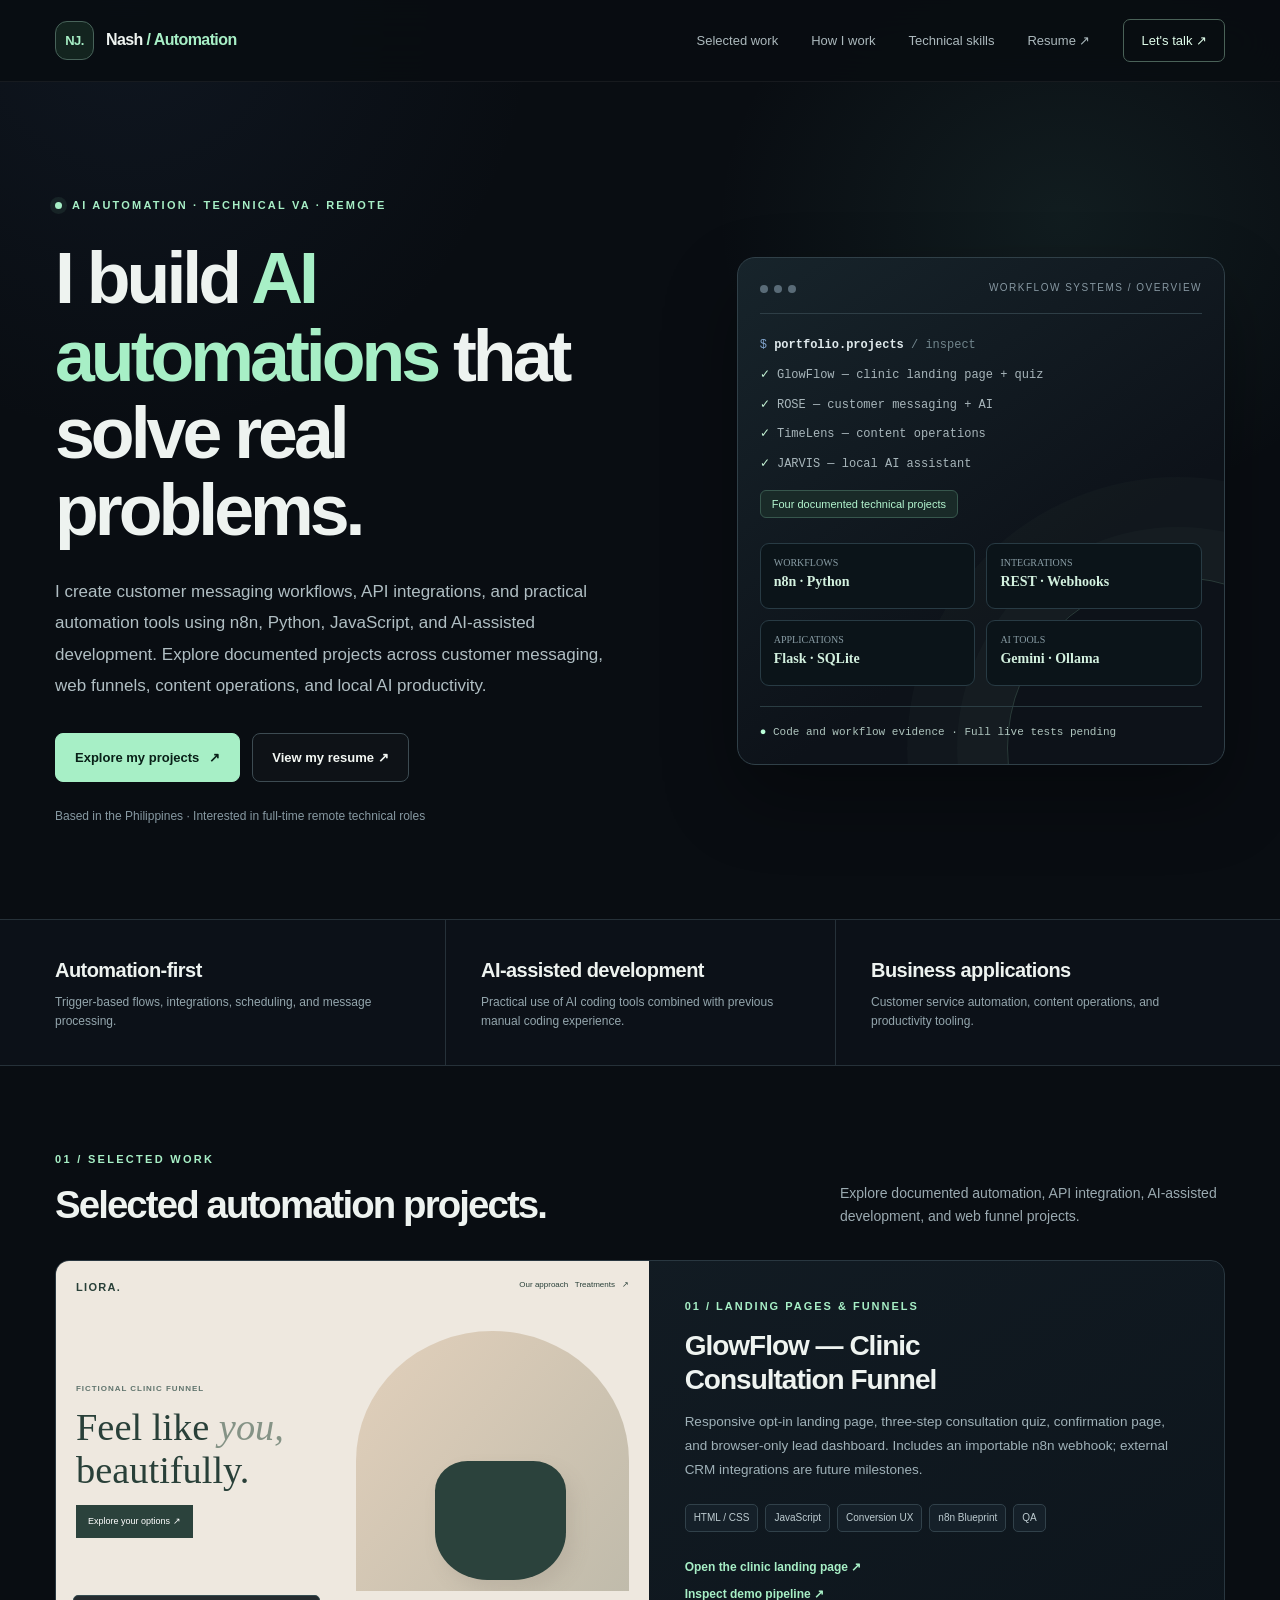
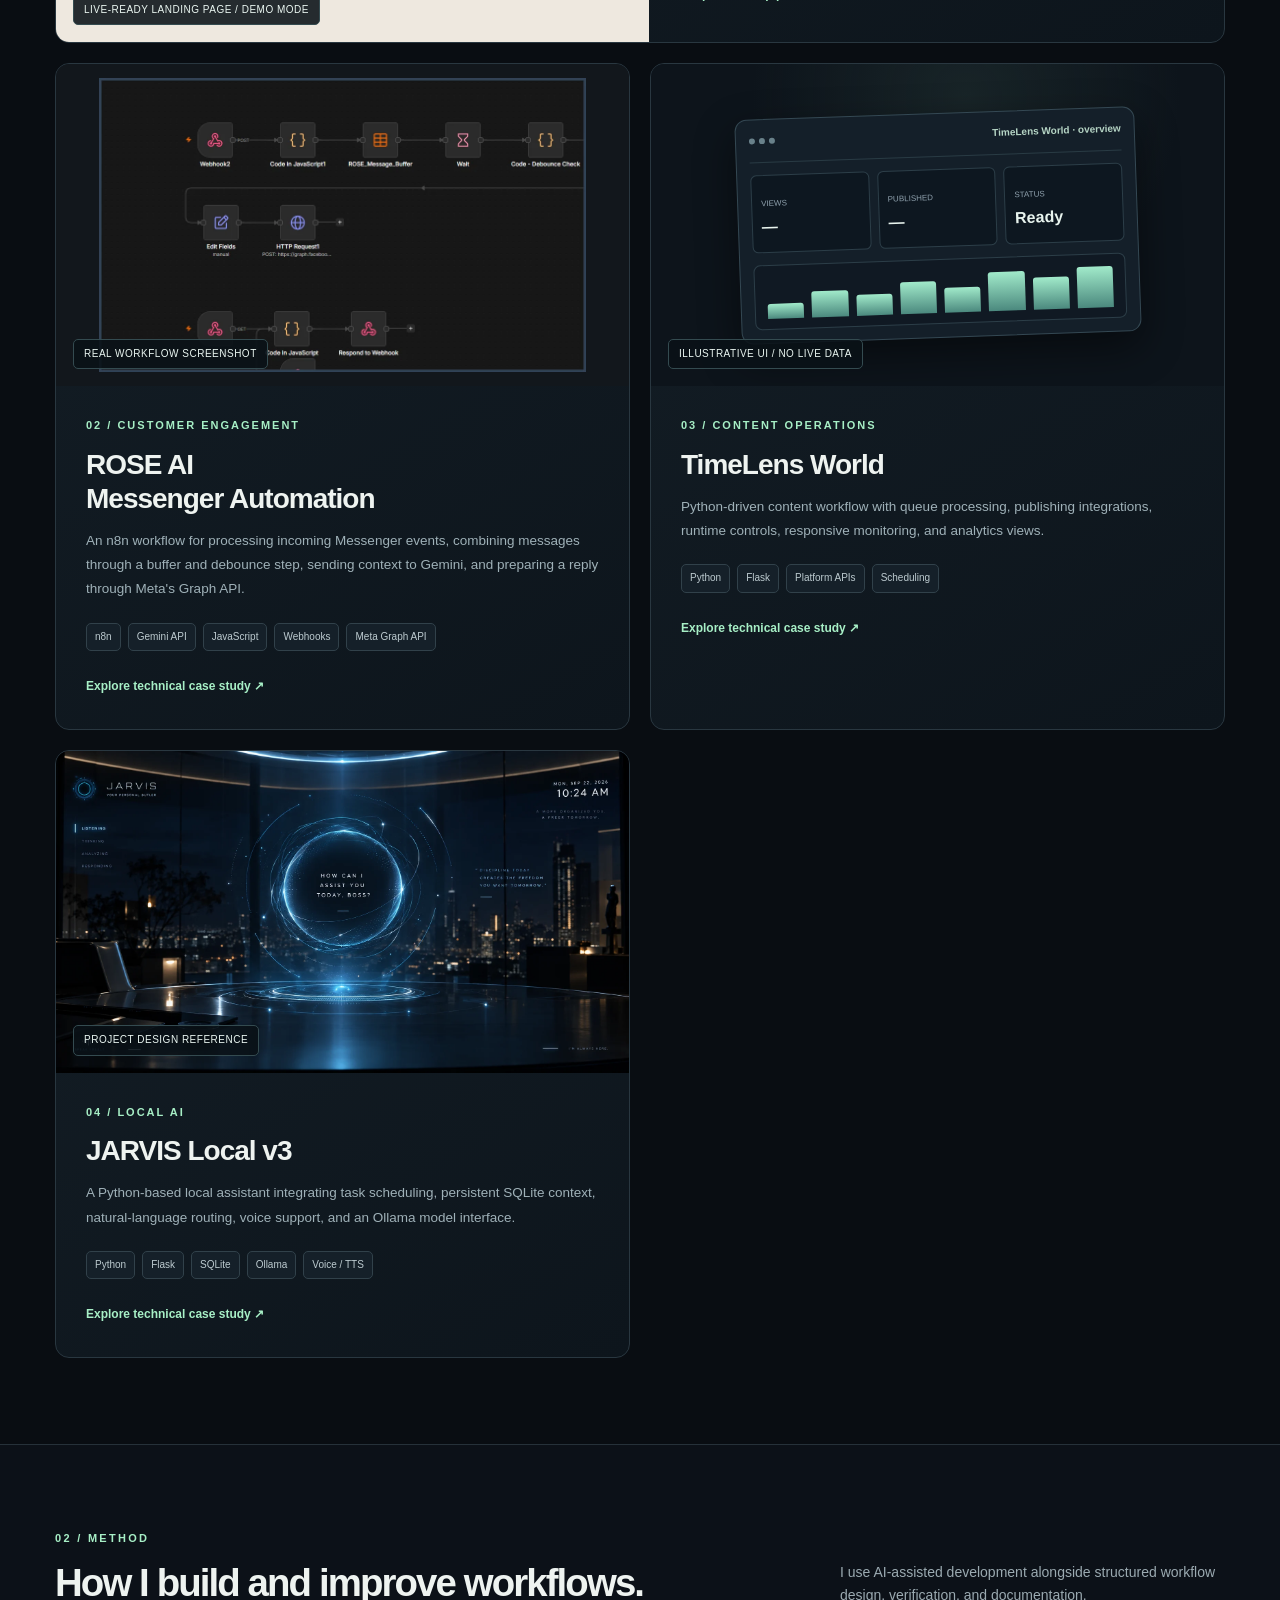
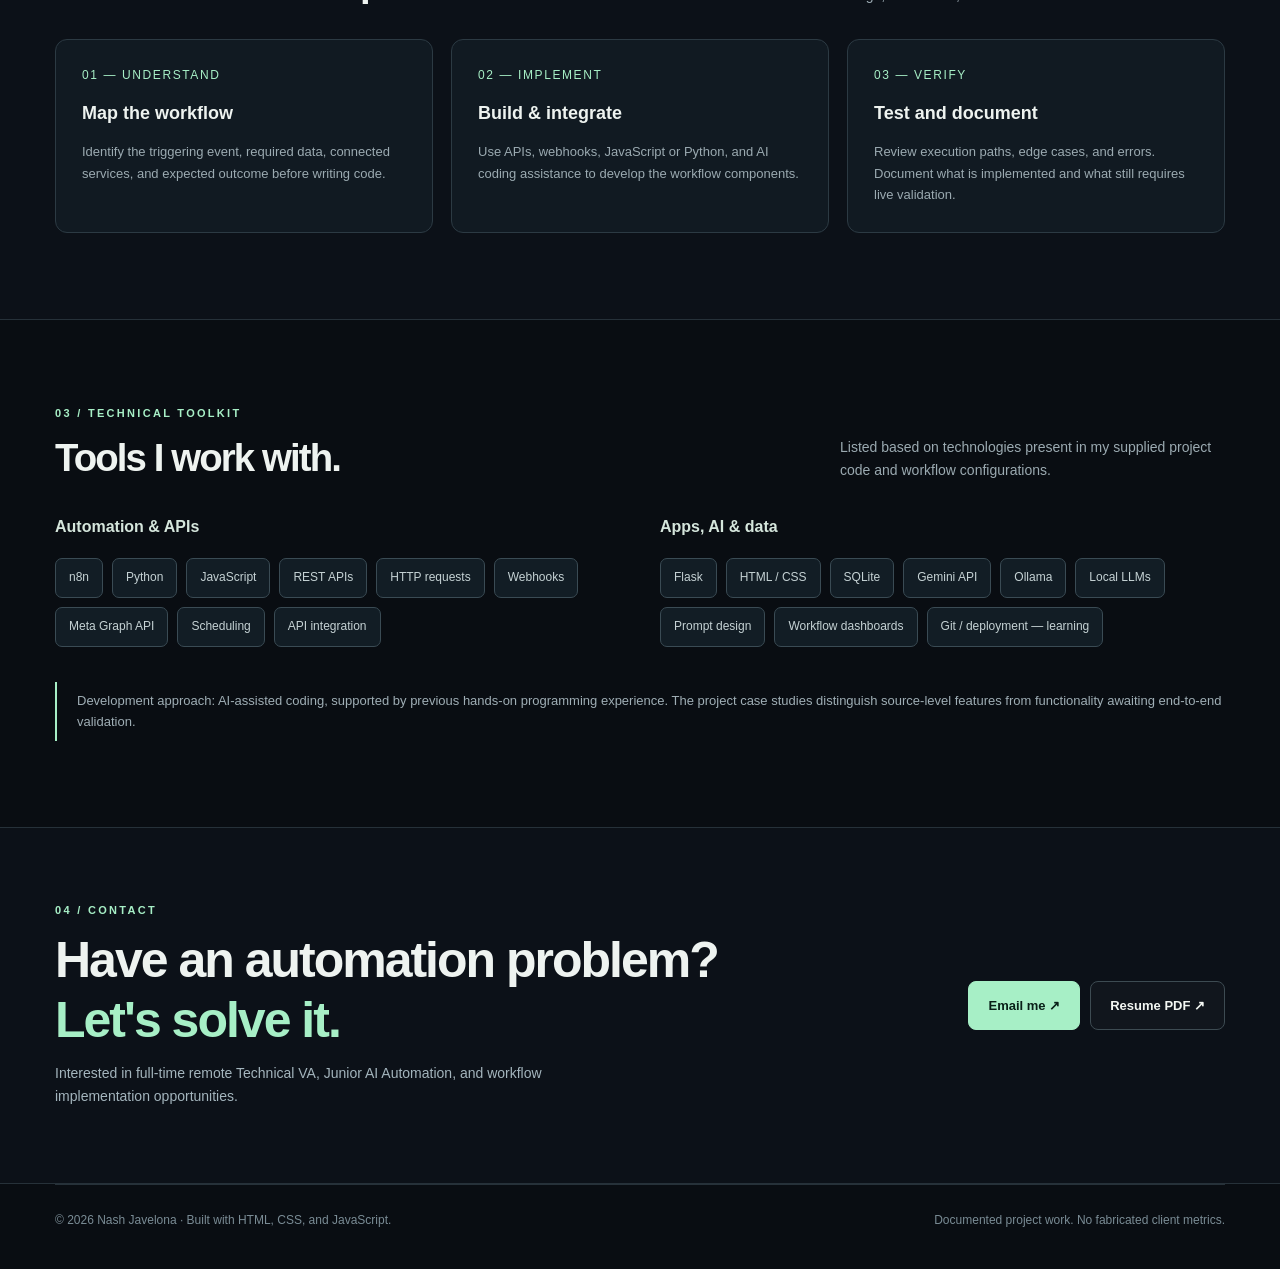
<file: index.html>
<!doctype html><html lang="en"><head><meta charset="utf-8"><meta name="viewport" content="width=device-width,initial-scale=1"><meta name="color-scheme" content="dark"><meta name="robots" content="index, follow"><meta property="og:title" content="Nash Javelona | AI Automation & Technical VA"><meta property="og:description" content="AI automation and Technical VA portfolio featuring n8n workflows, Python applications, API integrations, and practical business automation projects."><meta name="theme-color" content="#090d12"><meta name="description" content="Nash Javelona — AI automation and technical virtual assistant portfolio. Python, n8n, Flask, JavaScript, REST APIs, webhooks, Gemini integrations and workflow operations."><title>Nash Javelona — AI Automation & Technical VA Portfolio</title><link rel="icon" type="image/svg+xml" href="assets/favicon.svg"><link rel="stylesheet" href="styles.css"><script defer src="script.js"></script></head>
<body><header><nav class="container nav" aria-label="Main navigation"><a class="logo" href="index.html" aria-label="Nash Javelona home"><span class="monogram">NJ.</span><span>Nash<span> / Automation</span></span></a><button class="menu-toggle" type="button" data-menu aria-expanded="false" aria-label="Toggle navigation">☰</button><div class="links"><a href="#projects">Selected work</a><a href="#approach">How I work</a><a href="#skills">Technical skills</a><a href="assets/Nash_Javelona_Resume.pdf" target="_blank" rel="noopener" aria-label="Open ATS-friendly PDF resume">Resume ↗</a><a class="link-cta" href="mailto:citepointsearch@gmail.com?subject=AI%20Automation%20Opportunity">Let's talk ↗</a></div></nav></header>
<main>
<section class="container hero"><div><div class="eyebrow"><span class="dot"></span> AI AUTOMATION · TECHNICAL VA · REMOTE</div><h1>I build <span class="highlight">AI automations</span> that solve real problems.</h1><p class="hero-text">I create customer messaging workflows, API integrations, and practical automation tools using n8n, Python, JavaScript, and AI-assisted development. Explore documented projects across customer messaging, web funnels, content operations, and local AI productivity.</p><div class="hero-actions"><a href="#projects" class="btn btn-primary">Explore my projects <span aria-hidden="true">↗</span></a><a href="assets/Nash_Javelona_Resume.pdf" target="_blank" rel="noopener" class="btn btn-ghost">View my resume ↗</a></div><p class="hero-fine">Based in the Philippines · Interested in full-time remote technical roles</p></div>
<div class="hero-visual" aria-label="Illustrative automation command center"><div class="window-top"><i></i><i></i><i></i><span class="filename">WORKFLOW SYSTEMS / OVERVIEW</span></div><div class="terminal"><p><em>$</em> <strong>portfolio.projects</strong><span style="color:#71858c"> / inspect</span></p><p><b>✓</b> GlowFlow — clinic landing page + quiz</p><p><b>✓</b> ROSE — customer messaging + AI</p><p><b>✓</b> TimeLens — content operations</p><p><b>✓</b> JARVIS — local AI assistant</p><span class="chip">Four documented technical projects</span><div class="terminal-grid"><div><span>WORKFLOWS</span><strong>n8n · Python</strong></div><div><span>INTEGRATIONS</span><strong>REST · Webhooks</strong></div><div><span>APPLICATIONS</span><strong>Flask · SQLite</strong></div><div><span>AI TOOLS</span><strong>Gemini · Ollama</strong></div></div><div class="terminal-status"><span style="color:#baffd8">●</span> Code and workflow evidence · Full live tests pending</div></div></div></section>
<div class="band"><div class="container proof"><div><strong>Automation-first</strong><small>Trigger-based flows, integrations, scheduling, and message processing.</small></div><div><strong>AI-assisted development</strong><small>Practical use of AI coding tools combined with previous manual coding experience.</small></div><div><strong>Business applications</strong><small>Customer service automation, content operations, and productivity tooling.</small></div></div></div>
<section class="container section" id="projects"><div class="section-head"><div><div class="small-cap">01 / Selected work</div><h2>Selected automation projects.</h2></div><p>Explore documented automation, API integration, AI-assisted development, and web funnel projects.</p></div><div class="project-grid">
<article class="project"><div class="project-media"><div class="glow-preview"><div class="glow-preview-nav"><span>LIORA.</span><span>Our approach &nbsp; Treatments &nbsp; ↗</span></div><div class="glow-preview-main"><div><small>FICTIONAL CLINIC FUNNEL</small><strong>Feel like <i>you,</i><br> beautifully.</strong><span>Explore your options ↗</span></div><div class="glow-preview-art"><span></span></div></div></div><span class="tag-overlay">LIVE-READY LANDING PAGE / DEMO MODE</span></div><div class="project-info"><div class="project-number">01 / LANDING PAGES & FUNNELS</div><h3>GlowFlow — Clinic<br>Consultation Funnel</h3><p>Responsive opt-in landing page, three-step consultation quiz, confirmation page, and browser-only lead dashboard. Includes an importable n8n webhook; external CRM integrations are future milestones.</p><div class="tags"><span>HTML / CSS</span><span>JavaScript</span><span>Conversion UX</span><span>n8n Blueprint</span><span>QA</span></div><a href="projects/glowflow/index.html" class="project-link">Open the clinic landing page ↗</a><br><a href="projects/glowflow/dashboard.html" class="project-link">Inspect demo pipeline ↗</a></div></article>
<article class="project"><div class="project-media rose"><img src="assets/rose-n8n-real.webp" alt="Actual n8n workflow editor screenshot showing ROSE webhooks, JavaScript, message buffering, delay and API nodes" loading="lazy"><span class="tag-overlay">REAL WORKFLOW SCREENSHOT</span></div><div class="project-info"><div class="project-number">02 / CUSTOMER ENGAGEMENT</div><h3>ROSE AI<br>Messenger Automation</h3><p>An n8n workflow for processing incoming Messenger events, combining messages through a buffer and debounce step, sending context to Gemini, and preparing a reply through Meta's Graph API.</p><div class="tags"><span>n8n</span><span>Gemini API</span><span>JavaScript</span><span>Webhooks</span><span>Meta Graph API</span></div><a href="projects/rose.html" class="project-link">Explore technical case study ↗</a></div></article>
<article class="project"><div class="project-media"><div class="time-image" aria-label="Illustrative TimeLens metrics dashboard visual"><div class="time-frame"><div class="minitop"><i></i><i></i><i></i><b>TimeLens World · overview</b></div><div class="time-kpis"><div><span>VIEWS</span><strong>—</strong></div><div><span>PUBLISHED</span><strong>—</strong></div><div><span>STATUS</span><strong>Ready</strong></div></div><div class="bars"><i style="--h:35%"></i><i style="--h:62%"></i><i style="--h:49%"></i><i style="--h:76%"></i><i style="--h:58%"></i><i style="--h:92%"></i><i style="--h:75%"></i><i style="--h:95%"></i></div></div></div><span class="tag-overlay">ILLUSTRATIVE UI / NO LIVE DATA</span></div><div class="project-info"><div class="project-number">03 / CONTENT OPERATIONS</div><h3>TimeLens World</h3><p>Python-driven content workflow with queue processing, publishing integrations, runtime controls, responsive monitoring, and analytics views.</p><div class="tags"><span>Python</span><span>Flask</span><span>Platform APIs</span><span>Scheduling</span></div><a href="projects/timelens.html" class="project-link">Explore technical case study ↗</a></div></article>
<article class="project"><div class="project-media jarvis"><img src="assets/jarvis-ui-reference.webp" alt="JARVIS project's included approved interface design reference" loading="lazy"><span class="tag-overlay">PROJECT DESIGN REFERENCE</span></div><div class="project-info"><div class="project-number">04 / LOCAL AI</div><h3>JARVIS Local v3</h3><p>A Python-based local assistant integrating task scheduling, persistent SQLite context, natural-language routing, voice support, and an Ollama model interface.</p><div class="tags"><span>Python</span><span>Flask</span><span>SQLite</span><span>Ollama</span><span>Voice / TTS</span></div><a href="projects/jarvis.html" class="project-link">Explore technical case study ↗</a></div></article>
</div></section>
<section class="band" id="approach"><div class="container section"><div class="section-head"><div><div class="small-cap">02 / Method</div><h2>How I build and improve workflows.</h2></div><p>I use AI-assisted development alongside structured workflow design, verification, and documentation.</p></div><div class="method-grid"><div class="method-item"><div class="step">01 — UNDERSTAND</div><h3>Map the workflow</h3><p>Identify the triggering event, required data, connected services, and expected outcome before writing code.</p></div><div class="method-item"><div class="step">02 — IMPLEMENT</div><h3>Build & integrate</h3><p>Use APIs, webhooks, JavaScript or Python, and AI coding assistance to develop the workflow components.</p></div><div class="method-item"><div class="step">03 — VERIFY</div><h3>Test and document</h3><p>Review execution paths, edge cases, and errors. Document what is implemented and what still requires live validation.</p></div></div></div></section>
<section class="container section" id="skills"><div class="section-head"><div><div class="small-cap">03 / Technical toolkit</div><h2>Tools I work with.</h2></div><p>Listed based on technologies present in my supplied project code and workflow configurations.</p></div><div class="skill-layout"><div><h3>Automation & APIs</h3><div class="skill-group"><span>n8n</span><span>Python</span><span>JavaScript</span><span>REST APIs</span><span>HTTP requests</span><span>Webhooks</span><span>Meta Graph API</span><span>Scheduling</span><span>API integration</span></div></div><div><h3>Apps, AI & data</h3><div class="skill-group"><span>Flask</span><span>HTML / CSS</span><span>SQLite</span><span>Gemini API</span><span>Ollama</span><span>Local LLMs</span><span>Prompt design</span><span>Workflow dashboards</span><span>Git / deployment — learning</span></div></div></div><div class="approach">Development approach: AI-assisted coding, supported by previous hands-on programming experience. The project case studies distinguish source-level features from functionality awaiting end-to-end validation.</div></section>
<section class="band" id="contact"><div class="container contact"><div><div class="small-cap">04 / Contact</div><h2>Have an automation problem?<br><span class="highlight">Let's solve it.</span></h2><p>Interested in full-time remote Technical VA, Junior AI Automation, and workflow implementation opportunities.</p></div><div class="contact-actions"><a class="btn btn-primary" href="mailto:citepointsearch@gmail.com?subject=Technical%20VA%20Opportunity">Email me ↗</a><a class="btn btn-ghost" href="assets/Nash_Javelona_Resume.pdf" target="_blank" rel="noopener">Resume PDF ↗</a></div></div></section>
</main><footer class="container footer"><span>© 2026 Nash Javelona · Built with HTML, CSS, and JavaScript.</span><span>Documented project work. No fabricated client metrics.</span></footer></body></html>
</file>
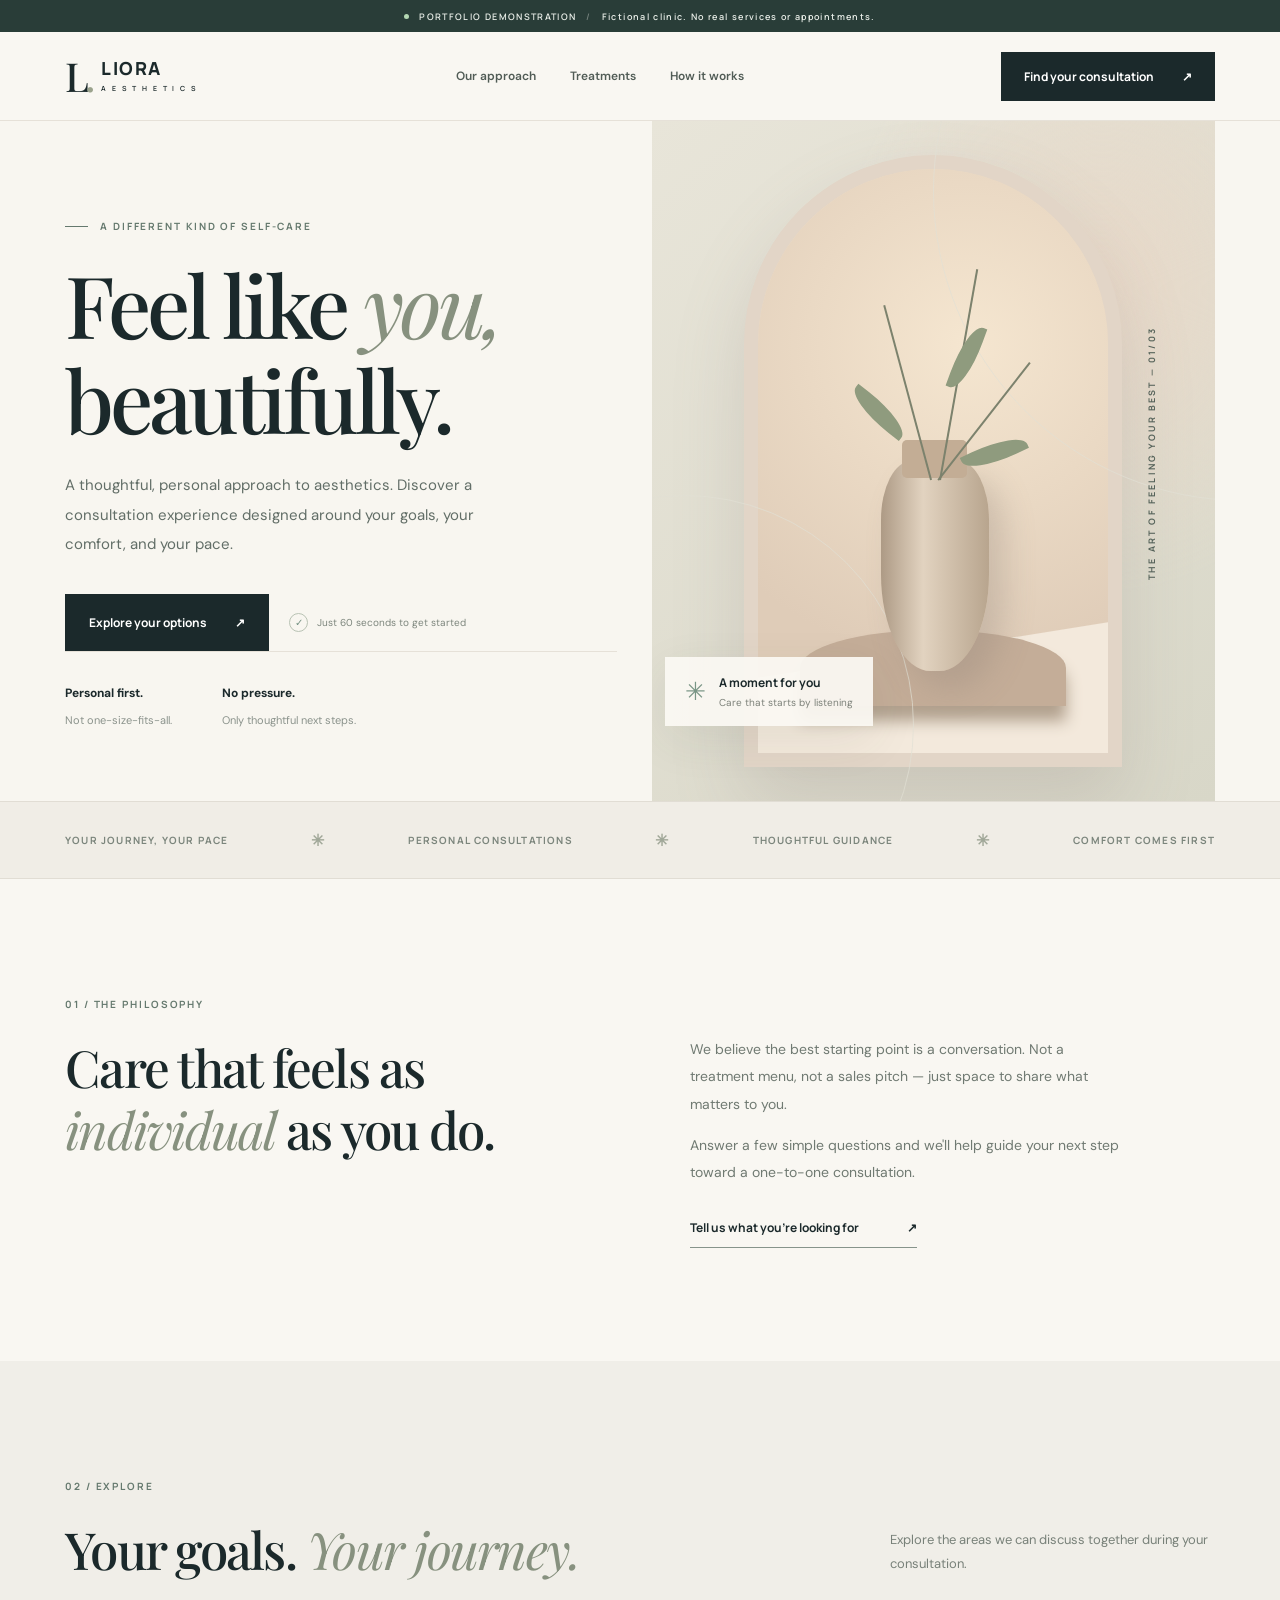
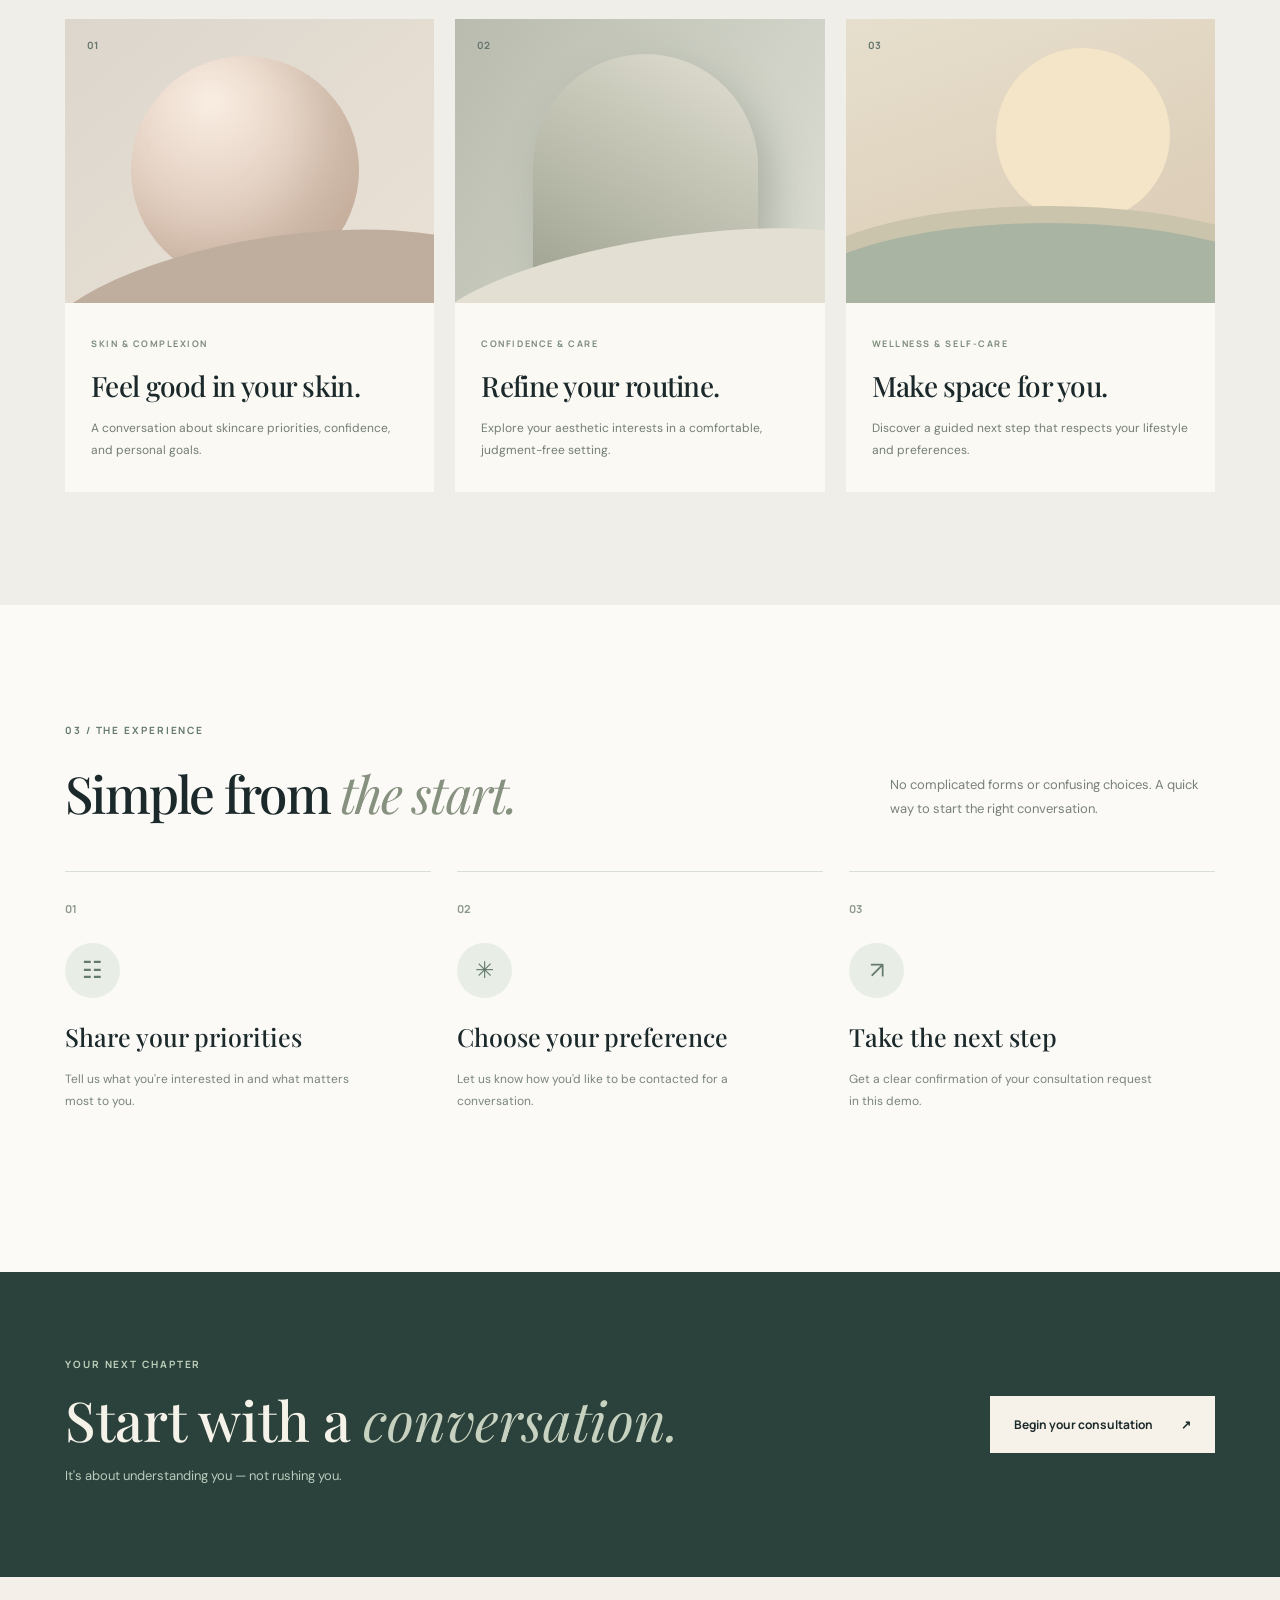
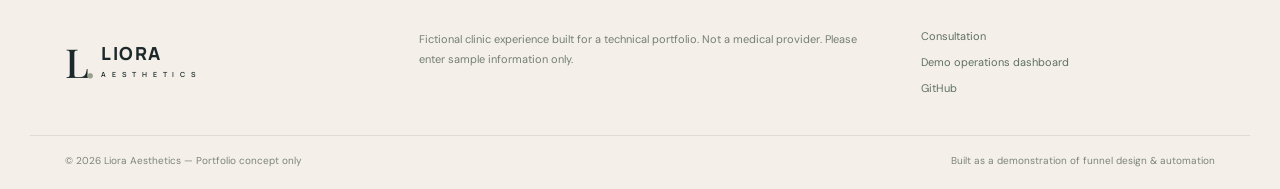
<file: projects/glowflow/index.html>
<!doctype html>
<html lang="en"><head><meta charset="utf-8"><meta name="viewport" content="width=device-width,initial-scale=1"><meta name="theme-color" content="#f7f4ee"><meta name="description" content="Liora Aesthetics — a fictional clinic consultation funnel built as a marketing automation portfolio demonstration."><title>Liora Aesthetics | Consultation Experience (Demo)</title><link rel="preconnect" href="https://fonts.googleapis.com"><link rel="preconnect" href="https://fonts.gstatic.com" crossorigin><link href="https://fonts.googleapis.com/css2?family=DM+Sans:wght@400;500;600;700&family=Manrope:wght@400;500;600;700;800&family=Playfair+Display:wght@400;500;600&display=swap" rel="stylesheet"><link rel="stylesheet" href="assets/styles.css"></head>
<body>
<div class="demo-bar"><span class="dot"></span> PORTFOLIO DEMONSTRATION <span class="demo-bar-sep">/</span> Fictional clinic. No real services or appointments.</div>
<header class="site-header"><div class="shell nav-inner"><a href="index.html" class="brand" aria-label="Liora Aesthetics home"><span class="brand-mark">L<span class="mark-dot">.</span></span><span>LIORA <small>A E S T H E T I C S</small></span></a><nav class="desktop-nav" aria-label="Primary navigation"><a href="#philosophy">Our approach</a><a href="#experiences">Treatments</a><a href="#process">How it works</a></nav><a href="quiz.html" class="btn btn-dark nav-cta">Find your consultation <span aria-hidden="true">↗</span></a><button class="menu-toggle" type="button" aria-expanded="false" aria-controls="mobile-nav" aria-label="Toggle navigation">☰</button></div><nav id="mobile-nav" class="mobile-nav" aria-label="Mobile navigation" hidden><a href="#philosophy">Our approach</a><a href="#experiences">Treatments</a><a href="#process">How it works</a><a href="quiz.html">Start the consultation quiz ↗</a></nav></header>
<main>
<section class="hero"><div class="shell hero-grid"><div class="hero-copy"><div class="eyebrow"><span class="eyebrow-rule"></span> A DIFFERENT KIND OF SELF-CARE</div><h1>Feel like <em>you,</em><br>beautifully.</h1><p class="hero-lede">A thoughtful, personal approach to aesthetics. Discover a consultation experience designed around your goals, your comfort, and your pace.</p><div class="hero-actions"><a href="quiz.html" class="btn btn-dark btn-large">Explore your options <span aria-hidden="true">↗</span></a><span class="small-note"><span class="mini-check">✓</span> Just 60 seconds to get started</span></div><div class="hero-proof"><div class="proof-lines"><strong>Personal first.</strong><span>Not one-size-fits-all.</span></div><div class="proof-lines"><strong>No pressure.</strong><span>Only thoughtful next steps.</span></div></div></div><div class="hero-art" aria-label="Abstract illustrated wellness studio"><div class="hero-arch"><div class="arch-inner"><div class="vase"><span class="vase-neck"></span><span class="stem s1"></span><span class="stem s2"></span><span class="stem s3"></span><span class="leaf l1"></span><span class="leaf l2"></span><span class="leaf l3"></span></div><div class="pedestal"></div></div></div><span class="art-orbit orbit-one"></span><span class="art-orbit orbit-two"></span><div class="floating-tag"><span class="floating-symbol">✳</span><div><strong>A moment for you</strong><small>Care that starts by listening</small></div></div><span class="hero-caption">THE ART OF FEELING YOUR BEST — 01/03</span></div></div></section>
<section class="trust-strip"><div class="shell strip-inner"><span>YOUR JOURNEY, YOUR PACE</span><span>✳</span><span>PERSONAL CONSULTATIONS</span><span>✳</span><span>THOUGHTFUL GUIDANCE</span><span>✳</span><span>COMFORT COMES FIRST</span></div></section>
<section class="section philosophy" id="philosophy"><div class="shell two-column"><div><span class="section-kicker">01 / THE PHILOSOPHY</span><h2>Care that feels as <em>individual</em> as you do.</h2></div><div class="philosophy-side"><p>We believe the best starting point is a conversation. Not a treatment menu, not a sales pitch — just space to share what matters to you.</p><p>Answer a few simple questions and we'll help guide your next step toward a one-to-one consultation.</p><a href="quiz.html" class="text-link">Tell us what you're looking for <span>↗</span></a></div></div></section>
<section class="section experiences" id="experiences"><div class="shell"><div class="section-head"><div><span class="section-kicker">02 / EXPLORE</span><h2>Your goals. <em>Your journey.</em></h2></div><p>Explore the areas we can discuss together during your consultation.</p></div><div class="treatment-grid"><article class="treatment-card"><div class="treatment-visual visual-skin"><div class="visual-circle"></div><div class="soft-wave"></div><span class="visual-num">01</span></div><div class="treatment-info"><span>SKIN & COMPLEXION</span><h3>Feel good in your skin.</h3><p>A conversation about skincare priorities, confidence, and personal goals.</p></div></article><article class="treatment-card"><div class="treatment-visual visual-confidence"><div class="panel-arch"></div><div class="soft-wave wave-2"></div><span class="visual-num">02</span></div><div class="treatment-info"><span>CONFIDENCE & CARE</span><h3>Refine your routine.</h3><p>Explore your aesthetic interests in a comfortable, judgment-free setting.</p></div></article><article class="treatment-card"><div class="treatment-visual visual-wellness"><div class="wellness-sun"></div><div class="wellness-hill"></div><span class="visual-num">03</span></div><div class="treatment-info"><span>WELLNESS & SELF-CARE</span><h3>Make space for you.</h3><p>Discover a guided next step that respects your lifestyle and preferences.</p></div></article></div></div></section>
<section class="section steps" id="process"><div class="shell"><div class="section-head"><div><span class="section-kicker">03 / THE EXPERIENCE</span><h2>Simple from <em>the start.</em></h2></div><p>No complicated forms or confusing choices. A quick way to start the right conversation.</p></div><div class="steps-grid"><div class="step"><span class="step-num">01</span><div class="step-icon">☷</div><h3>Share your priorities</h3><p>Tell us what you're interested in and what matters most to you.</p></div><div class="step"><span class="step-num">02</span><div class="step-icon">✳</div><h3>Choose your preference</h3><p>Let us know how you'd like to be contacted for a conversation.</p></div><div class="step"><span class="step-num">03</span><div class="step-icon">↗</div><h3>Take the next step</h3><p>Get a clear confirmation of your consultation request in this demo.</p></div></div></div></section>
<section class="closing"><div class="shell closing-inner"><div><span class="section-kicker">YOUR NEXT CHAPTER</span><h2>Start with a <em>conversation.</em></h2><p>It's about understanding you — not rushing you.</p></div><a href="quiz.html" class="btn btn-light btn-large">Begin your consultation <span aria-hidden="true">↗</span></a></div></section>
</main><footer class="site-footer"><div class="shell footer-inner"><a href="index.html" class="brand footer-brand"><span class="brand-mark">L<span class="mark-dot">.</span></span><span>LIORA <small>A E S T H E T I C S</small></span></a><p>Fictional clinic experience built for a technical portfolio. Not a medical provider. Please enter sample information only.</p><div class="footer-links"><a href="quiz.html">Consultation</a><a href="dashboard.html">Demo operations dashboard</a><a href="https://github.com" target="_blank" rel="noreferrer">GitHub</a></div></div><div class="shell footer-bottom"><span>© 2026 Liora Aesthetics — Portfolio concept only</span><span>Built as a demonstration of funnel design & automation</span></div></footer><script src="assets/site.js" defer></script></body></html>
</file>
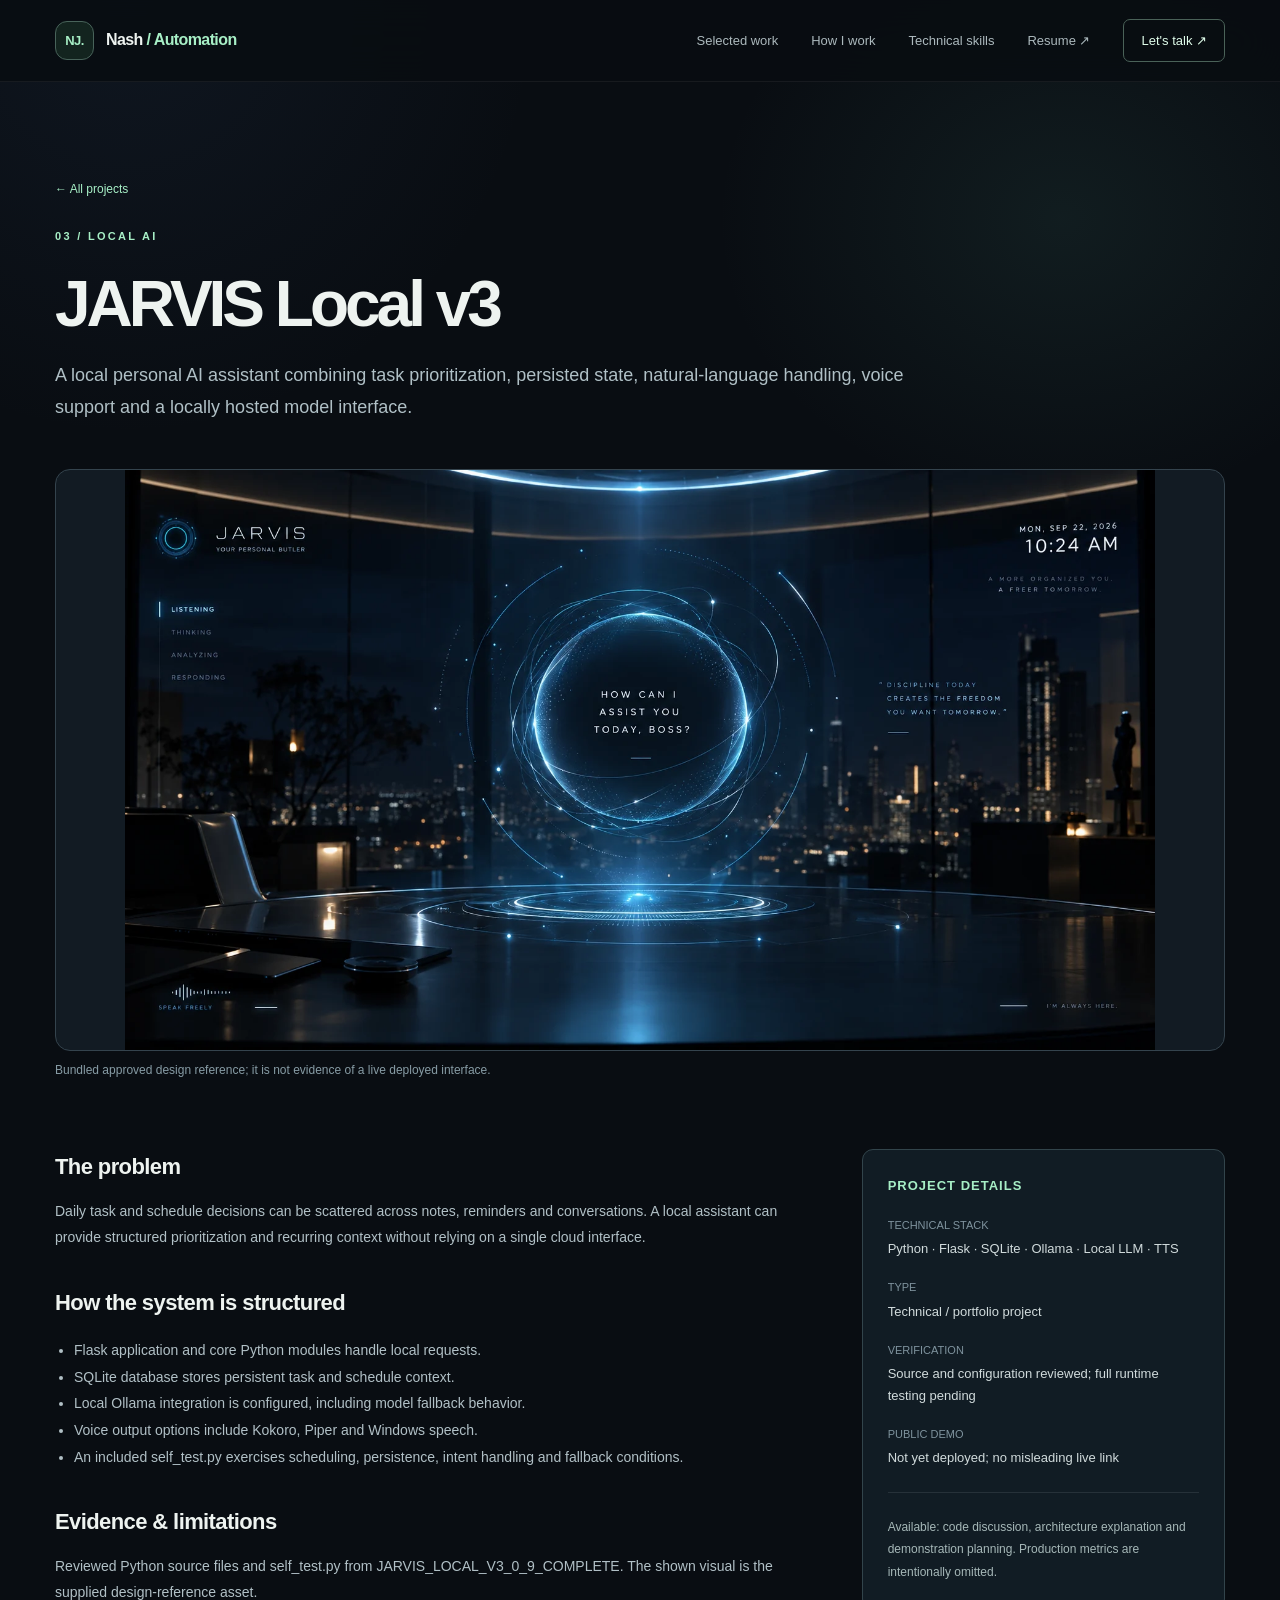
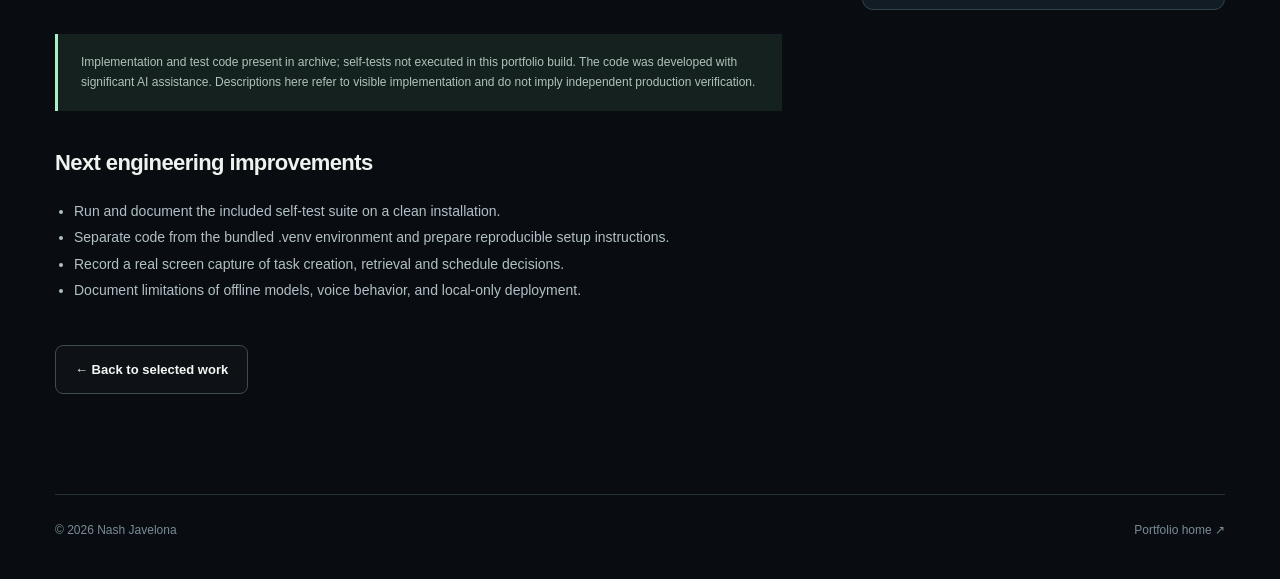
<file: projects/jarvis.html>
<!doctype html><html lang="en"><head><meta charset="utf-8"><meta name="viewport" content="width=device-width,initial-scale=1"><meta name="theme-color" content="#090d12"><meta name="description" content="Technical case study of JARVIS Local v3, including problem, implementation, stack, limitations and next tests."><title>JARVIS Local v3 · Nash Javelona</title><link rel="icon" type="image/svg+xml" href="../assets/favicon.svg"><link rel="stylesheet" href="../styles.css"><script defer src="../script.js"></script></head><body><header><nav class="container nav"><a class="logo" href="../index.html"><span class="monogram">NJ.</span><span>Nash<span> / Automation</span></span></a><button class="menu-toggle" type="button" data-menu aria-expanded="false" aria-label="Toggle navigation">☰</button><div class="links"><a href="../index.html#projects">Selected work</a><a href="../index.html#approach">How I work</a><a href="../index.html#skills">Technical skills</a><a href="../assets/Nash_Javelona_Resume.pdf" target="_blank" rel="noopener">Resume ↗</a><a class="link-cta" href="mailto:citepointsearch@gmail.com">Let's talk ↗</a></div></nav></header><main class="container"><div class="case-hero"><a class="back" href="../index.html#projects">← All projects</a><div class="small-cap" style="margin-top:28px">03 / LOCAL AI</div><h1>JARVIS Local v3</h1><p class="case-intro">A local personal AI assistant combining task prioritization, persisted state, natural-language handling, voice support and a locally hosted model interface.</p></div><div class="case-preview"><img src="../assets/jarvis-ui-reference.webp" alt="Approved JARVIS visual mockup bundled with the project files"></div><p class="note">Bundled approved design reference; it is not evidence of a live deployed interface.</p><div class="case-grid"><article><h2>The problem</h2><p>Daily task and schedule decisions can be scattered across notes, reminders and conversations. A local assistant can provide structured prioritization and recurring context without relying on a single cloud interface.</p><h2>How the system is structured</h2><ul><li>Flask application and core Python modules handle local requests.</li><li>SQLite database stores persistent task and schedule context.</li><li>Local Ollama integration is configured, including model fallback behavior.</li><li>Voice output options include Kokoro, Piper and Windows speech.</li><li>An included self_test.py exercises scheduling, persistence, intent handling and fallback conditions.</li></ul><h2>Evidence & limitations</h2><p>Reviewed Python source files and self_test.py from JARVIS_LOCAL_V3_0_9_COMPLETE. The shown visual is the supplied design-reference asset.</p><div class="disclosure">Implementation and test code present in archive; self-tests not executed in this portfolio build. The code was developed with significant AI assistance. Descriptions here refer to visible implementation and do not imply independent production verification.</div><h2>Next engineering improvements</h2><ul><li>Run and document the included self-test suite on a clean installation.</li><li>Separate code from the bundled .venv environment and prepare reproducible setup instructions.</li><li>Record a real screen capture of task creation, retrieval and schedule decisions.</li><li>Document limitations of offline models, voice behavior, and local-only deployment.</li></ul><a class="btn btn-ghost" style="margin-top:25px" href="../index.html#projects">← Back to selected work</a></article><aside class="side-note"><h3>PROJECT DETAILS</h3><dl><dt>TECHNICAL STACK</dt><dd>Python · Flask · SQLite · Ollama · Local LLM · TTS</dd><dt>TYPE</dt><dd>Technical / portfolio project</dd><dt>VERIFICATION</dt><dd>Source and configuration reviewed; full runtime testing pending</dd><dt>PUBLIC DEMO</dt><dd>Not yet deployed; no misleading live link</dd></dl><div class="divider"></div><p style="font-size:12px;color:#a6b8b8">Available: code discussion, architecture explanation and demonstration planning. Production metrics are intentionally omitted.</p></aside></div></main><footer class="container footer"><span>© 2026 Nash Javelona</span><a href="../index.html">Portfolio home ↗</a></footer></body></html>
</file>
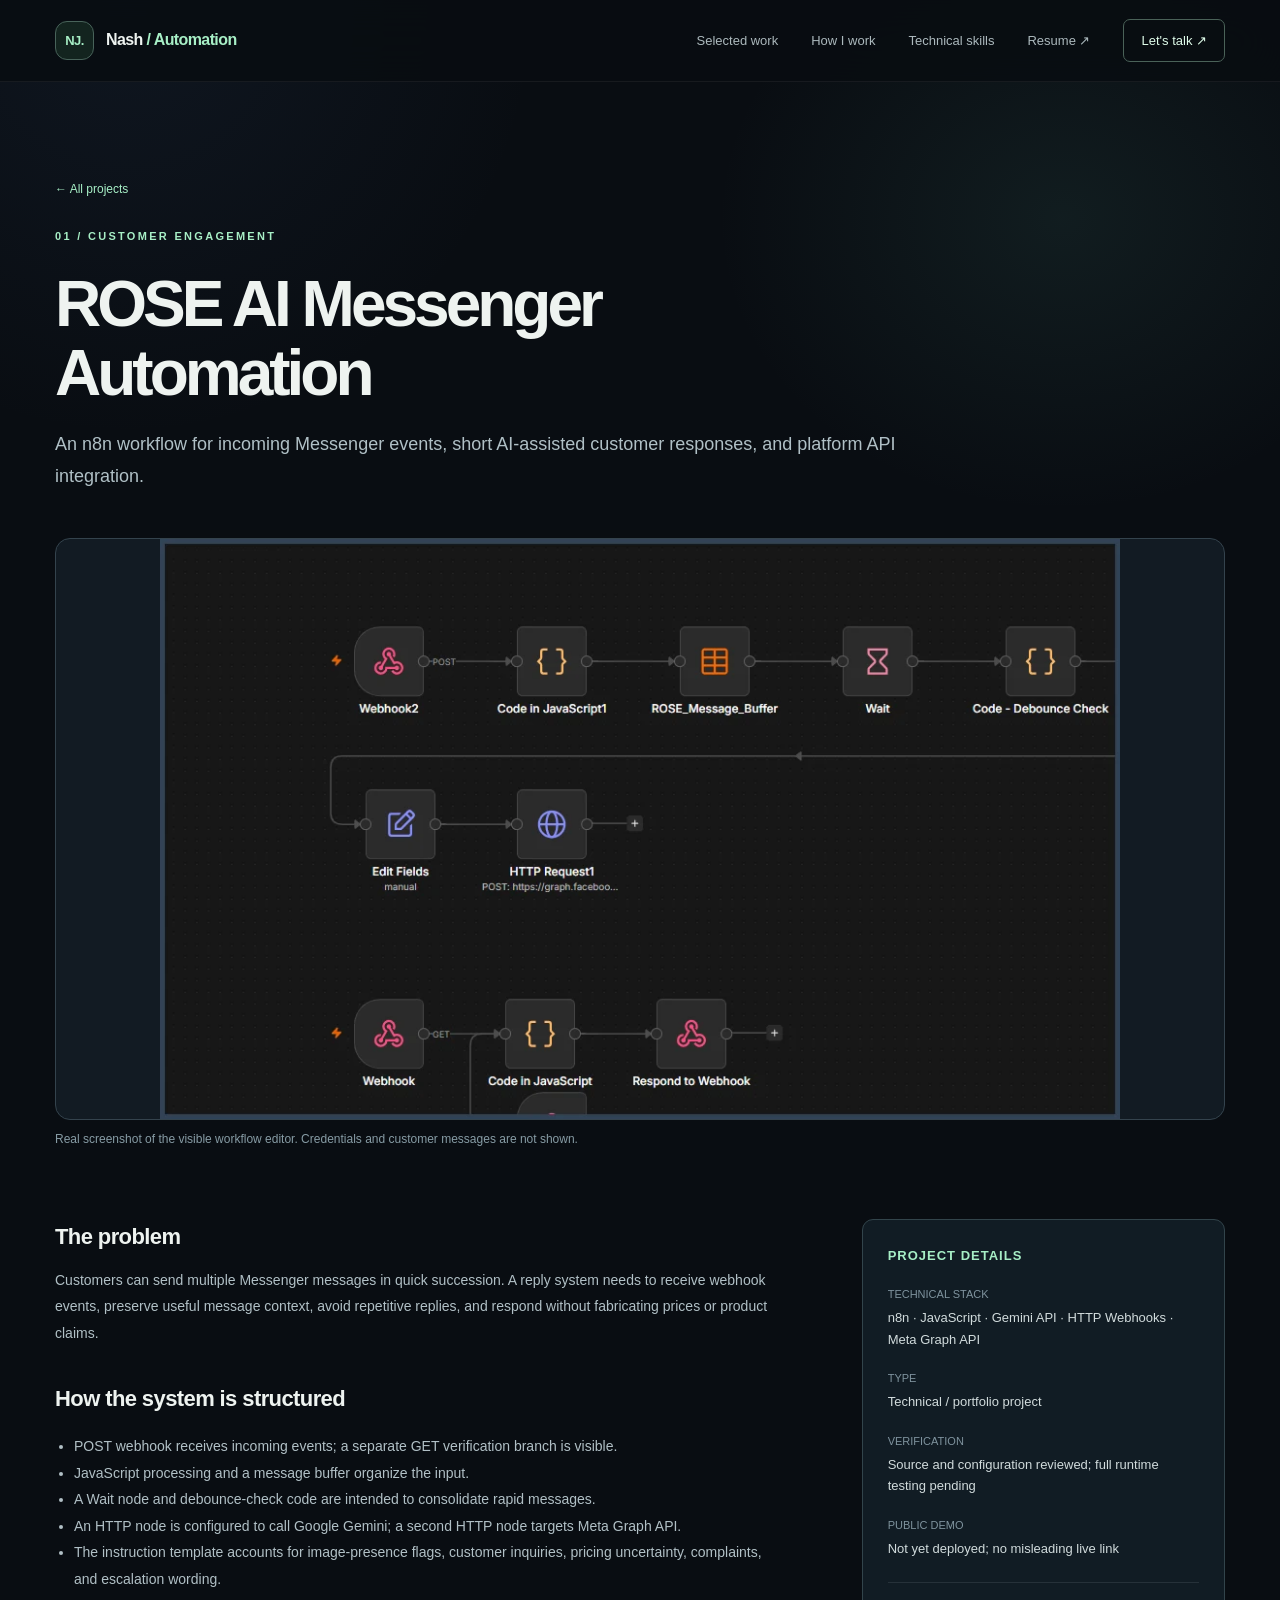
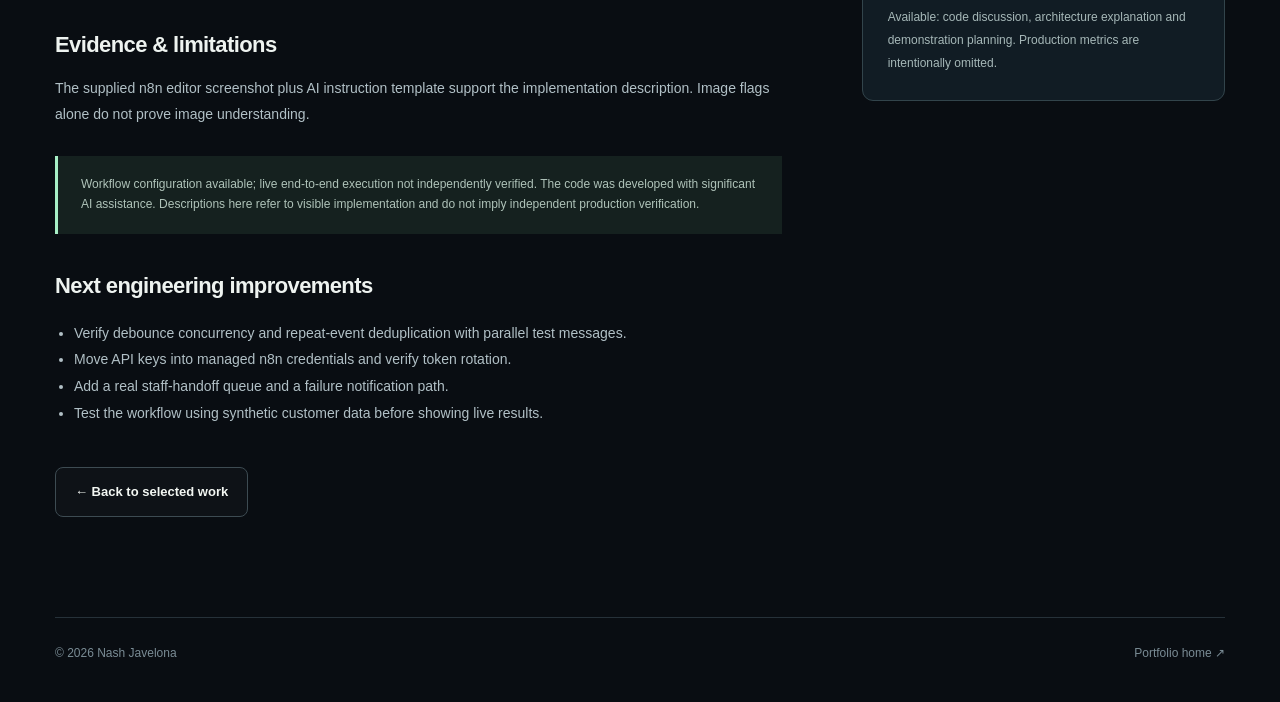
<file: projects/rose.html>
<!doctype html><html lang="en"><head><meta charset="utf-8"><meta name="viewport" content="width=device-width,initial-scale=1"><meta name="theme-color" content="#090d12"><meta name="description" content="Technical case study of ROSE AI Messenger Automation, including problem, implementation, stack, limitations and next tests."><title>ROSE AI Messenger Automation · Nash Javelona</title><link rel="icon" type="image/svg+xml" href="../assets/favicon.svg"><link rel="stylesheet" href="../styles.css"><script defer src="../script.js"></script></head><body><header><nav class="container nav"><a class="logo" href="../index.html"><span class="monogram">NJ.</span><span>Nash<span> / Automation</span></span></a><button class="menu-toggle" type="button" data-menu aria-expanded="false" aria-label="Toggle navigation">☰</button><div class="links"><a href="../index.html#projects">Selected work</a><a href="../index.html#approach">How I work</a><a href="../index.html#skills">Technical skills</a><a href="../assets/Nash_Javelona_Resume.pdf" target="_blank" rel="noopener">Resume ↗</a><a class="link-cta" href="mailto:citepointsearch@gmail.com">Let's talk ↗</a></div></nav></header><main class="container"><div class="case-hero"><a class="back" href="../index.html#projects">← All projects</a><div class="small-cap" style="margin-top:28px">01 / CUSTOMER ENGAGEMENT</div><h1>ROSE AI Messenger Automation</h1><p class="case-intro">An n8n workflow for incoming Messenger events, short AI-assisted customer responses, and platform API integration.</p></div><div class="case-preview"><img src="../assets/rose-n8n-real.webp" alt="Actual n8n workflow screenshot; webhook, code, message buffer, delay, Gemini HTTP and Graph API nodes"></div><p class="note">Real screenshot of the visible workflow editor. Credentials and customer messages are not shown.</p><div class="case-grid"><article><h2>The problem</h2><p>Customers can send multiple Messenger messages in quick succession. A reply system needs to receive webhook events, preserve useful message context, avoid repetitive replies, and respond without fabricating prices or product claims.</p><h2>How the system is structured</h2><ul><li>POST webhook receives incoming events; a separate GET verification branch is visible.</li><li>JavaScript processing and a message buffer organize the input.</li><li>A Wait node and debounce-check code are intended to consolidate rapid messages.</li><li>An HTTP node is configured to call Google Gemini; a second HTTP node targets Meta Graph API.</li><li>The instruction template accounts for image-presence flags, customer inquiries, pricing uncertainty, complaints, and escalation wording.</li></ul><h2>Evidence & limitations</h2><p>The supplied n8n editor screenshot plus AI instruction template support the implementation description. Image flags alone do not prove image understanding.</p><div class="disclosure">Workflow configuration available; live end-to-end execution not independently verified. The code was developed with significant AI assistance. Descriptions here refer to visible implementation and do not imply independent production verification.</div><h2>Next engineering improvements</h2><ul><li>Verify debounce concurrency and repeat-event deduplication with parallel test messages.</li><li>Move API keys into managed n8n credentials and verify token rotation.</li><li>Add a real staff-handoff queue and a failure notification path.</li><li>Test the workflow using synthetic customer data before showing live results.</li></ul><a class="btn btn-ghost" style="margin-top:25px" href="../index.html#projects">← Back to selected work</a></article><aside class="side-note"><h3>PROJECT DETAILS</h3><dl><dt>TECHNICAL STACK</dt><dd>n8n · JavaScript · Gemini API · HTTP Webhooks · Meta Graph API</dd><dt>TYPE</dt><dd>Technical / portfolio project</dd><dt>VERIFICATION</dt><dd>Source and configuration reviewed; full runtime testing pending</dd><dt>PUBLIC DEMO</dt><dd>Not yet deployed; no misleading live link</dd></dl><div class="divider"></div><p style="font-size:12px;color:#a6b8b8">Available: code discussion, architecture explanation and demonstration planning. Production metrics are intentionally omitted.</p></aside></div></main><footer class="container footer"><span>© 2026 Nash Javelona</span><a href="../index.html">Portfolio home ↗</a></footer></body></html>
</file>
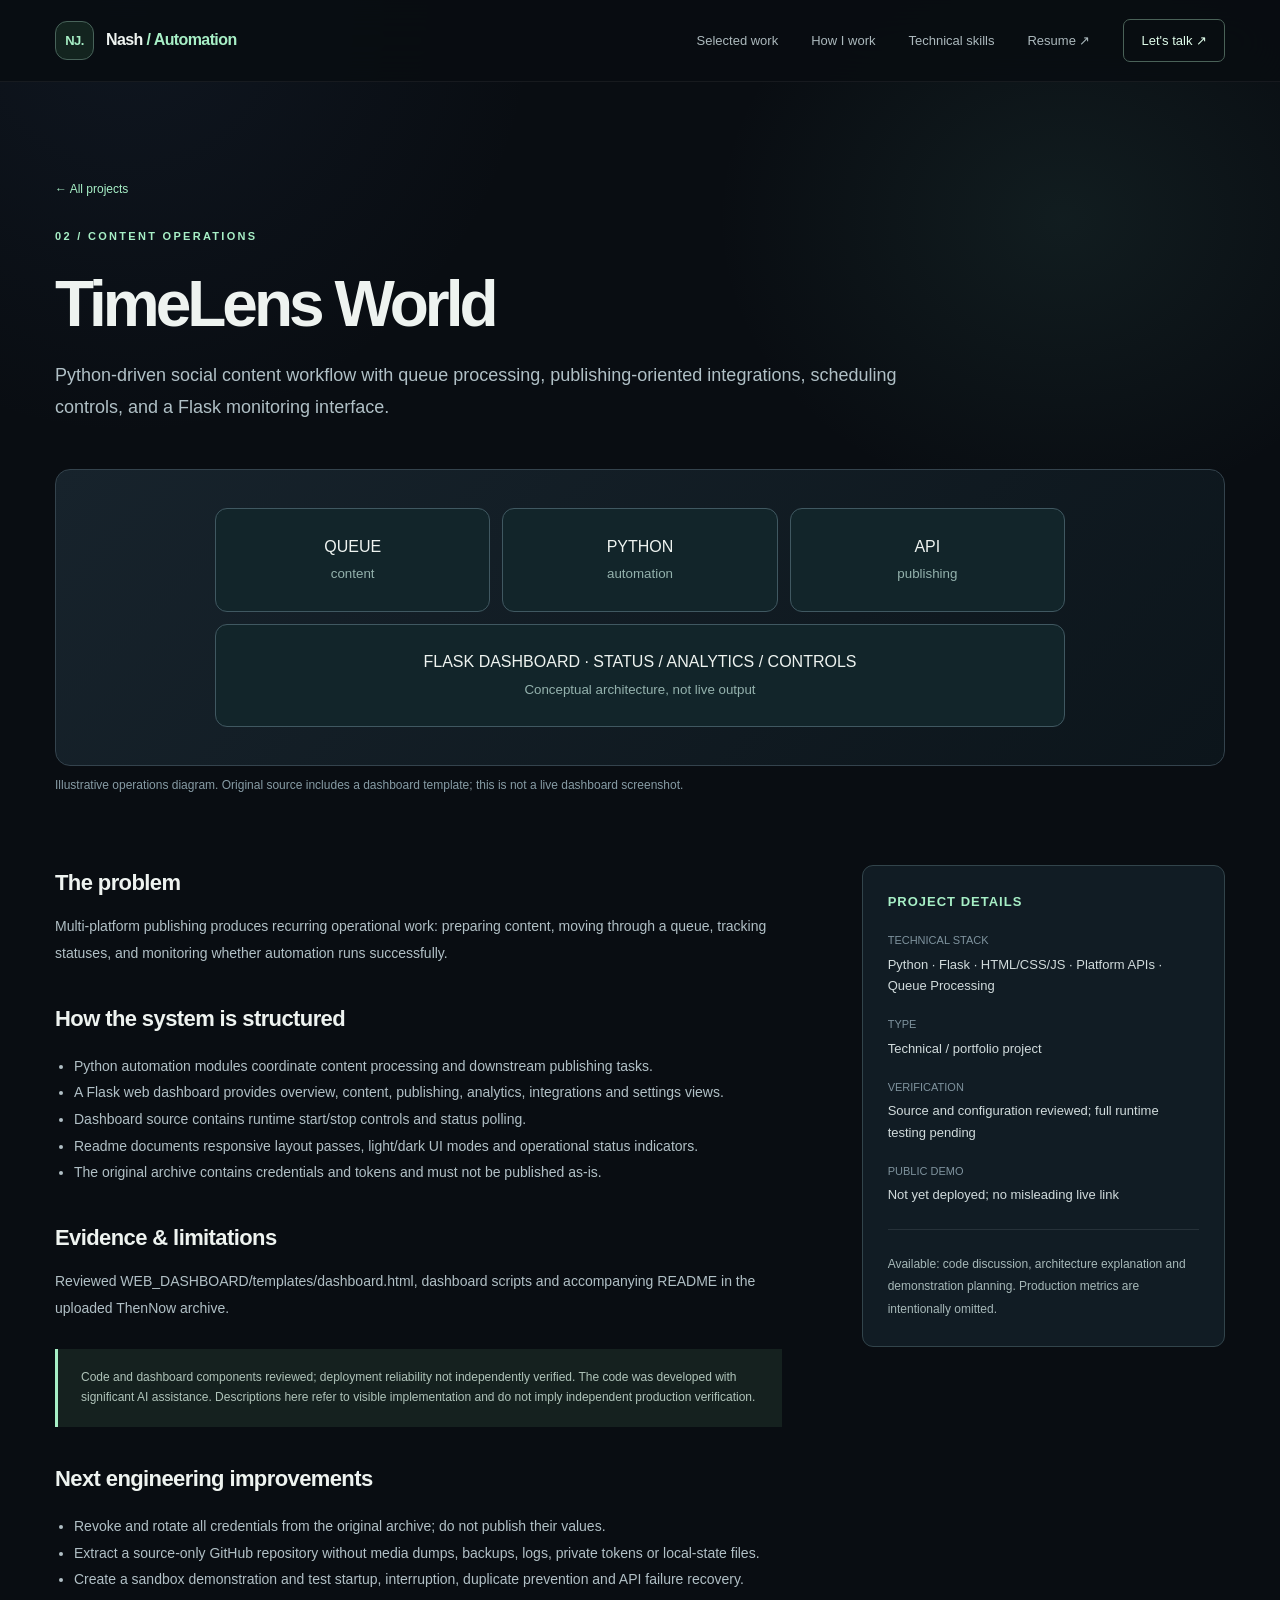
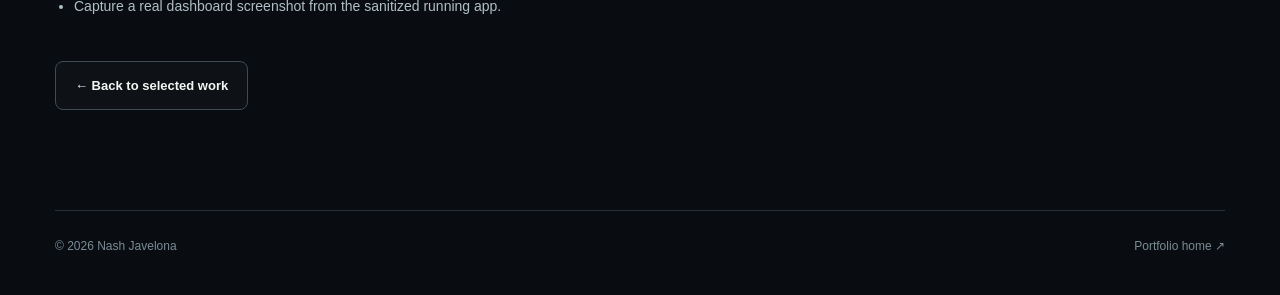
<file: projects/timelens.html>
<!doctype html><html lang="en"><head><meta charset="utf-8"><meta name="viewport" content="width=device-width,initial-scale=1"><meta name="theme-color" content="#090d12"><meta name="description" content="Technical case study of TimeLens World, including problem, implementation, stack, limitations and next tests."><title>TimeLens World · Nash Javelona</title><link rel="icon" type="image/svg+xml" href="../assets/favicon.svg"><link rel="stylesheet" href="../styles.css"><script defer src="../script.js"></script></head><body><header><nav class="container nav"><a class="logo" href="../index.html"><span class="monogram">NJ.</span><span>Nash<span> / Automation</span></span></a><button class="menu-toggle" type="button" data-menu aria-expanded="false" aria-label="Toggle navigation">☰</button><div class="links"><a href="../index.html#projects">Selected work</a><a href="../index.html#approach">How I work</a><a href="../index.html#skills">Technical skills</a><a href="../assets/Nash_Javelona_Resume.pdf" target="_blank" rel="noopener">Resume ↗</a><a class="link-cta" href="mailto:citepointsearch@gmail.com">Let's talk ↗</a></div></nav></header><main class="container"><div class="case-hero"><a class="back" href="../index.html#projects">← All projects</a><div class="small-cap" style="margin-top:28px">02 / CONTENT OPERATIONS</div><h1>TimeLens World</h1><p class="case-intro">Python-driven social content workflow with queue processing, publishing-oriented integrations, scheduling controls, and a Flask monitoring interface.</p></div><div class="case-preview" style="background:linear-gradient(135deg,#17232c,#0c151b);padding:38px"><div style="display:grid;grid-template-columns:repeat(3,1fr);gap:12px;align-items:center;max-width:850px;margin:auto"><div style="border:1px solid #405861;background:#12252a;border-radius:12px;padding:25px;text-align:center">QUEUE<br><small style="color:#94b2ad">content</small></div><div style="border:1px solid #405861;background:#12252a;border-radius:12px;padding:25px;text-align:center">PYTHON<br><small style="color:#94b2ad">automation</small></div><div style="border:1px solid #405861;background:#12252a;border-radius:12px;padding:25px;text-align:center">API<br><small style="color:#94b2ad">publishing</small></div><div style="grid-column:1/-1;border:1px solid #405861;background:#12252a;border-radius:12px;padding:24px;text-align:center">FLASK DASHBOARD · STATUS / ANALYTICS / CONTROLS<br><small style="color:#94b2ad">Conceptual architecture, not live output</small></div></div></div><p class="note">Illustrative operations diagram. Original source includes a dashboard template; this is not a live dashboard screenshot.</p><div class="case-grid"><article><h2>The problem</h2><p>Multi-platform publishing produces recurring operational work: preparing content, moving through a queue, tracking statuses, and monitoring whether automation runs successfully.</p><h2>How the system is structured</h2><ul><li>Python automation modules coordinate content processing and downstream publishing tasks.</li><li>A Flask web dashboard provides overview, content, publishing, analytics, integrations and settings views.</li><li>Dashboard source contains runtime start/stop controls and status polling.</li><li>Readme documents responsive layout passes, light/dark UI modes and operational status indicators.</li><li>The original archive contains credentials and tokens and must not be published as-is.</li></ul><h2>Evidence & limitations</h2><p>Reviewed WEB_DASHBOARD/templates/dashboard.html, dashboard scripts and accompanying README in the uploaded ThenNow archive.</p><div class="disclosure">Code and dashboard components reviewed; deployment reliability not independently verified. The code was developed with significant AI assistance. Descriptions here refer to visible implementation and do not imply independent production verification.</div><h2>Next engineering improvements</h2><ul><li>Revoke and rotate all credentials from the original archive; do not publish their values.</li><li>Extract a source-only GitHub repository without media dumps, backups, logs, private tokens or local-state files.</li><li>Create a sandbox demonstration and test startup, interruption, duplicate prevention and API failure recovery.</li><li>Capture a real dashboard screenshot from the sanitized running app.</li></ul><a class="btn btn-ghost" style="margin-top:25px" href="../index.html#projects">← Back to selected work</a></article><aside class="side-note"><h3>PROJECT DETAILS</h3><dl><dt>TECHNICAL STACK</dt><dd>Python · Flask · HTML/CSS/JS · Platform APIs · Queue Processing</dd><dt>TYPE</dt><dd>Technical / portfolio project</dd><dt>VERIFICATION</dt><dd>Source and configuration reviewed; full runtime testing pending</dd><dt>PUBLIC DEMO</dt><dd>Not yet deployed; no misleading live link</dd></dl><div class="divider"></div><p style="font-size:12px;color:#a6b8b8">Available: code discussion, architecture explanation and demonstration planning. Production metrics are intentionally omitted.</p></aside></div></main><footer class="container footer"><span>© 2026 Nash Javelona</span><a href="../index.html">Portfolio home ↗</a></footer></body></html>
</file>
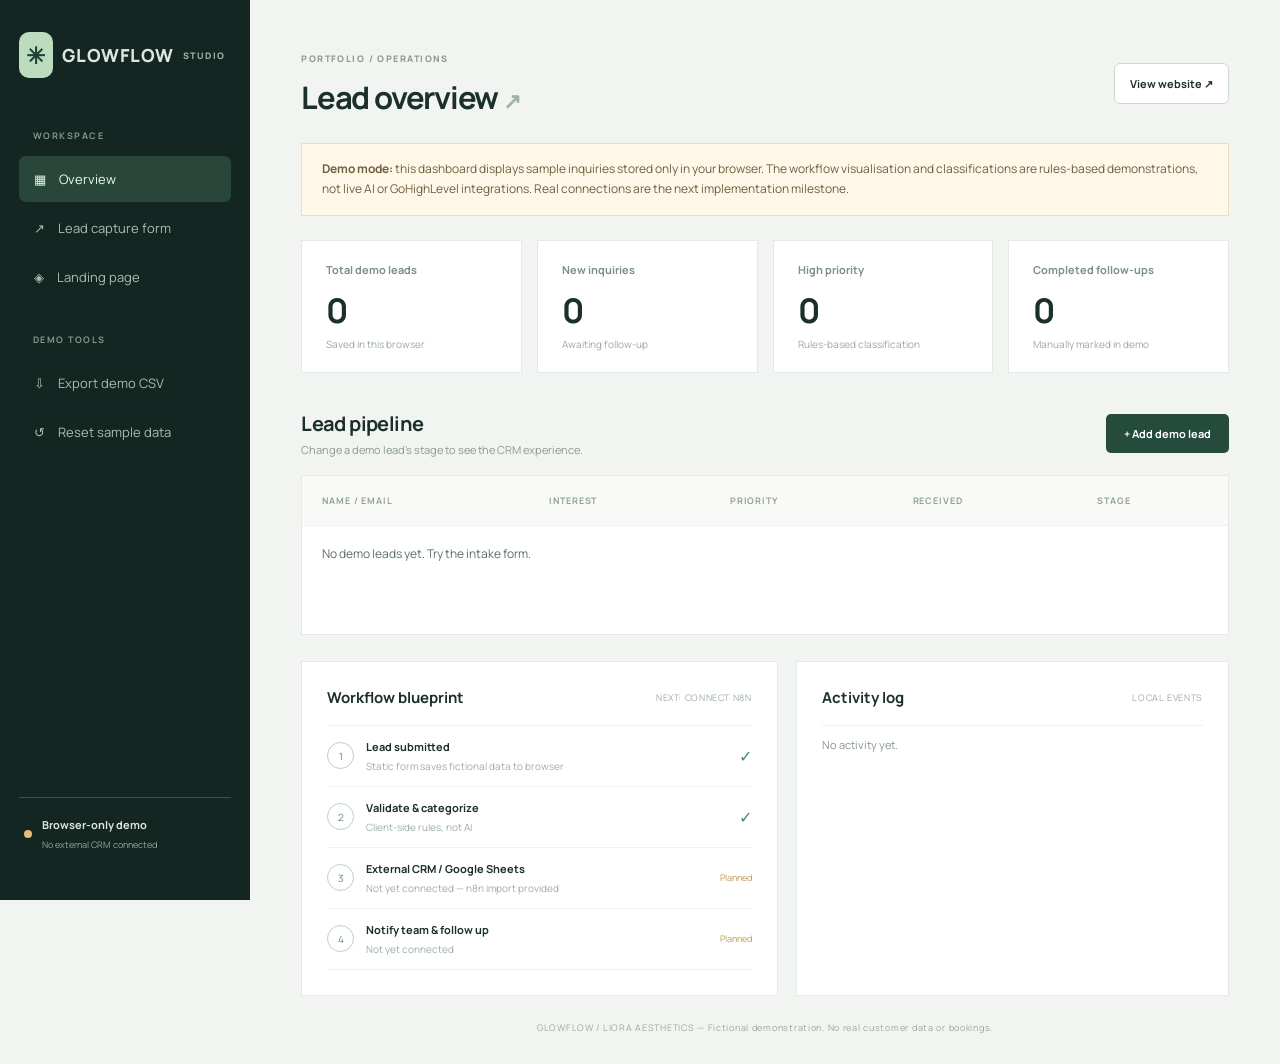
<file: projects/glowflow/dashboard.html>
<!doctype html><html lang="en"><head><meta charset="utf-8"><meta name="viewport" content="width=device-width,initial-scale=1"><meta name="theme-color" content="#101d25"><meta name="robots" content="noindex,nofollow"><title>Demo Operations | GlowFlow</title><link rel="preconnect" href="https://fonts.googleapis.com"><link rel="preconnect" href="https://fonts.gstatic.com" crossorigin><link href="https://fonts.googleapis.com/css2?family=DM+Sans:wght@400;500;600;700&family=Manrope:wght@400;500;600;700;800&family=Playfair+Display:wght@400;500;600&display=swap" rel="stylesheet"><link rel="stylesheet" href="assets/styles.css"></head><body class="dashboard-body"><aside class="dash-sidebar"><a href="dashboard.html" class="dash-logo"><span class="dash-logo-icon">✳</span> GLOWFLOW <small>STUDIO</small></a><div class="dash-nav-label">WORKSPACE</div><a class="dash-nav active" href="dashboard.html">▦ <span>Overview</span></a><a class="dash-nav" href="quiz.html">↗ <span>Lead capture form</span></a><a class="dash-nav" href="index.html">◈ <span>Landing page</span></a><div class="dash-nav-label">DEMO TOOLS</div><button class="dash-nav" id="export-csv">⇩ <span>Export demo CSV</span></button><button class="dash-nav" id="reset-demo">↺ <span>Reset sample data</span></button><div class="dash-side-bottom"><div class="dash-status-dot"></div><div><strong>Browser-only demo</strong><small>No external CRM connected</small></div></div></aside><main class="dash-main"><div class="dash-topbar"><div><span class="dash-breadcrumb">PORTFOLIO / OPERATIONS</span><h1>Lead overview <span>↗</span></h1></div><div class="dash-top-actions"><a class="dash-site-link" href="index.html">View website ↗</a></div></div><div class="dashboard-notice"><strong>Demo mode:</strong> this dashboard displays sample inquiries stored only in your browser. The workflow visualisation and classifications are rules-based demonstrations, not live AI or GoHighLevel integrations. Real connections are the next implementation milestone.</div><div class="dash-metrics"><div class="metric"><span>Total demo leads</span><strong id="metric-total">0</strong><small>Saved in this browser</small></div><div class="metric"><span>New inquiries</span><strong id="metric-new">0</strong><small>Awaiting follow-up</small></div><div class="metric"><span>High priority</span><strong id="metric-priority">0</strong><small>Rules-based classification</small></div><div class="metric"><span>Completed follow-ups</span><strong id="metric-completed">0</strong><small>Manually marked in demo</small></div></div><div class="dash-section-top"><div><h2>Lead pipeline</h2><p>Change a demo lead's stage to see the CRM experience.</p></div><a href="quiz.html" class="dash-add-btn">+ Add demo lead</a></div><div class="table-scroll"><table class="lead-table"><thead><tr><th>NAME / EMAIL</th><th>INTEREST</th><th>PRIORITY</th><th>RECEIVED</th><th>STAGE</th></tr></thead><tbody id="lead-rows"><tr><td colspan="5">No demo leads yet. <a href="quiz.html">Try the intake form.</a></td></tr></tbody></table></div><div class="dash-bottom-grid"><section class="dash-panel"><div class="panel-header"><h3>Workflow blueprint</h3><span class="panel-meta">NEXT: CONNECT N8N</span></div><div class="workflow-list"><div><span class="workflow-circle">1</span><span><strong>Lead submitted</strong><small>Static form saves fictional data to browser</small></span><span class="flow-check">✓</span></div><div><span class="workflow-circle">2</span><span><strong>Validate & categorize</strong><small>Client-side rules, not AI</small></span><span class="flow-check">✓</span></div><div><span class="workflow-circle">3</span><span><strong>External CRM / Google Sheets</strong><small>Not yet connected — n8n import provided</small></span><span class="flow-wait">Planned</span></div><div><span class="workflow-circle">4</span><span><strong>Notify team & follow up</strong><small>Not yet connected</small></span><span class="flow-wait">Planned</span></div></div></section><section class="dash-panel"><div class="panel-header"><h3>Activity log</h3><span class="panel-meta">LOCAL EVENTS</span></div><div id="activity-log" class="activity-list"><p>No activity yet.</p></div></section></div><div class="dash-footer">GLOWFLOW / LIORA AESTHETICS — Fictional demonstration. No real customer data or bookings.</div></main><script src="assets/demo-store.js" defer></script><script src="assets/dashboard.js" defer></script></body></html>
</file>
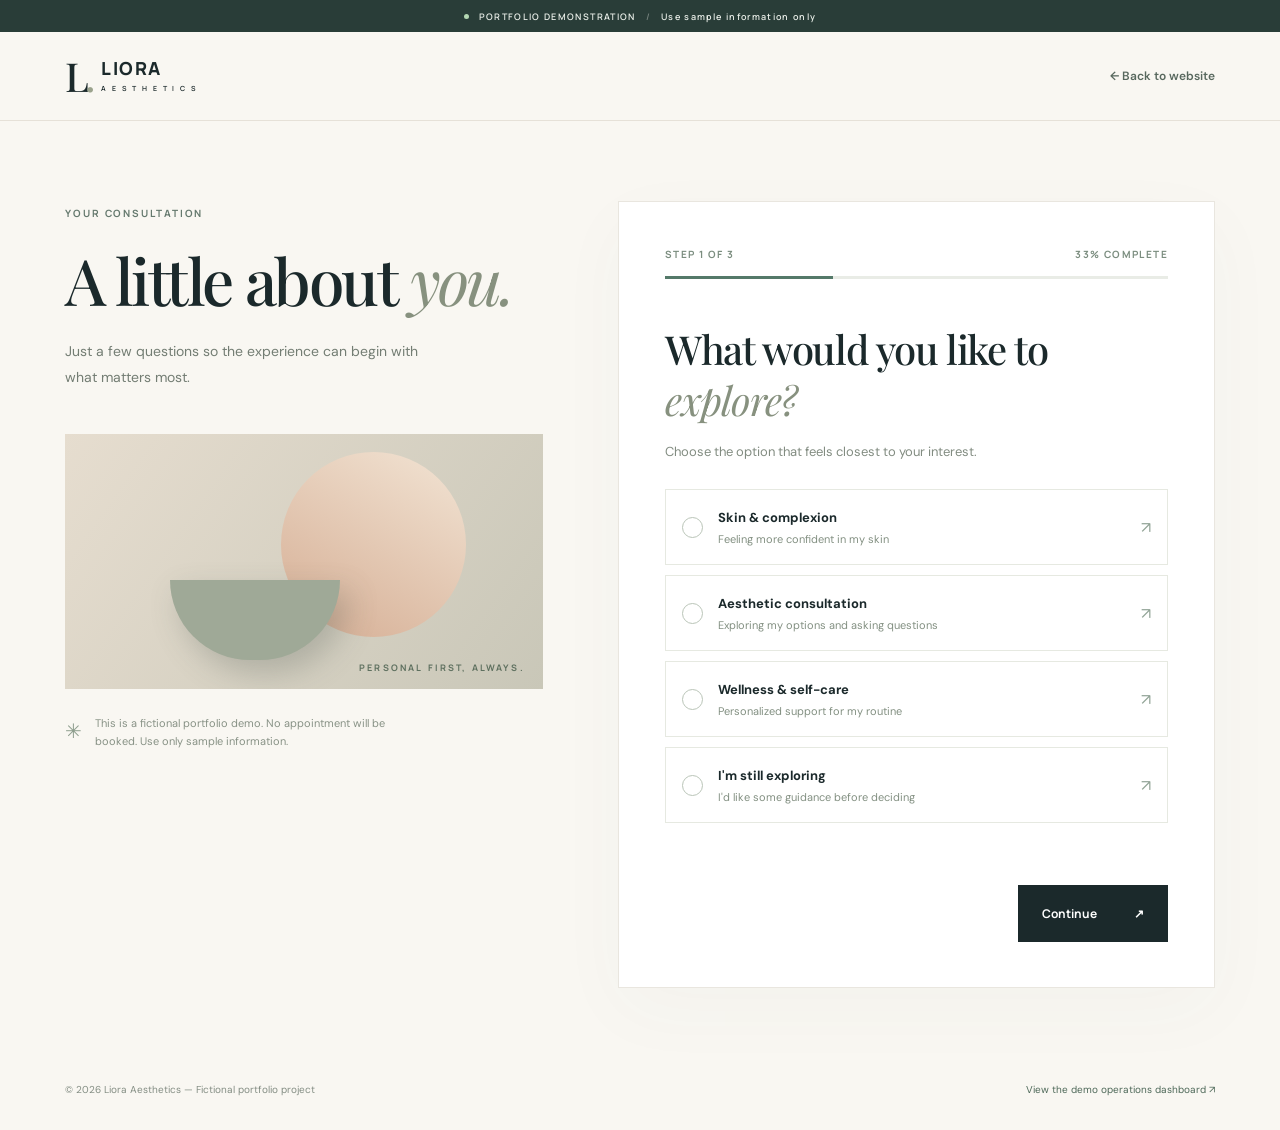
<file: projects/glowflow/quiz.html>
<!doctype html><html lang="en"><head><meta charset="utf-8"><meta name="viewport" content="width=device-width,initial-scale=1"><meta name="theme-color" content="#f7f4ee"><meta name="description" content="Demo consultation quiz for the fictional Liora Aesthetics clinic."><title>Consultation Quiz | Liora Aesthetics (Demo)</title><link rel="preconnect" href="https://fonts.googleapis.com"><link rel="preconnect" href="https://fonts.gstatic.com" crossorigin><link href="https://fonts.googleapis.com/css2?family=DM+Sans:wght@400;500;600;700&family=Manrope:wght@400;500;600;700;800&family=Playfair+Display:wght@400;500;600&display=swap" rel="stylesheet"><link rel="stylesheet" href="assets/styles.css"></head><body class="form-page"><div class="demo-bar"><span class="dot"></span> PORTFOLIO DEMONSTRATION <span class="demo-bar-sep">/</span> Use sample information only</div><header class="site-header"><div class="shell nav-inner"><a href="index.html" class="brand"><span class="brand-mark">L<span class="mark-dot">.</span></span><span>LIORA <small>A E S T H E T I C S</small></span></a><a href="index.html" class="back-home">← Back to website</a></div></header><main class="quiz-main shell"><aside class="quiz-aside"><span class="section-kicker">YOUR CONSULTATION</span><h1>A little about <em>you.</em></h1><p>Just a few questions so the experience can begin with what matters most.</p><div class="aside-art"><div class="aside-orb"></div><div class="aside-bowl"></div><span>PERSONAL FIRST, ALWAYS.</span></div><div class="aside-note"><span>✳</span> This is a fictional portfolio demo. No appointment will be booked. Use only sample information.</div></aside><section class="quiz-card" aria-label="Consultation quiz"><div class="quiz-progress-row"><span id="step-label">STEP 1 OF 3</span><span id="progress-percent">33% COMPLETE</span></div><div class="progress-track"><div id="progress-bar" class="progress-value"></div></div><form id="consultation-form" novalidate><fieldset class="quiz-step active" data-step="1"><legend>What would you like to <em>explore?</em></legend><p class="field-help">Choose the option that feels closest to your interest.</p><div class="option-stack"><label class="option"><input type="radio" name="interest" value="Skin and complexion" required><span class="option-indicator"></span><span><strong>Skin & complexion</strong><small>Feeling more confident in my skin</small></span><span class="option-arrow">↗</span></label><label class="option"><input type="radio" name="interest" value="Aesthetic consultation"><span class="option-indicator"></span><span><strong>Aesthetic consultation</strong><small>Exploring my options and asking questions</small></span><span class="option-arrow">↗</span></label><label class="option"><input type="radio" name="interest" value="Wellness and self-care"><span class="option-indicator"></span><span><strong>Wellness & self-care</strong><small>Personalized support for my routine</small></span><span class="option-arrow">↗</span></label><label class="option"><input type="radio" name="interest" value="Not sure yet"><span class="option-indicator"></span><span><strong>I'm still exploring</strong><small>I'd like some guidance before deciding</small></span><span class="option-arrow">↗</span></label></div><p class="error" id="error-1" role="alert" aria-live="polite"></p></fieldset><fieldset class="quiz-step" data-step="2" hidden><legend>When would you like to <em>connect?</em></legend><p class="field-help">No calendar booking happens in this portfolio demo.</p><div class="option-stack"><label class="option"><input type="radio" name="timing" value="As soon as possible" required><span class="option-indicator"></span><span><strong>As soon as possible</strong><small>I'd love to talk soon</small></span><span class="option-arrow">↗</span></label><label class="option"><input type="radio" name="timing" value="In the next few weeks"><span class="option-indicator"></span><span><strong>In the next few weeks</strong><small>Just planning ahead</small></span><span class="option-arrow">↗</span></label><label class="option"><input type="radio" name="timing" value="Just researching"><span class="option-indicator"></span><span><strong>Just researching</strong><small>Looking for information for now</small></span><span class="option-arrow">↗</span></label></div><div class="field-group"><label for="contact-preference">Preferred contact method</label><select name="contact_preference" id="contact-preference" required><option value="">Choose a method</option><option value="Email">Email</option><option value="Phone">Phone</option></select></div><p class="error" id="error-2" role="alert" aria-live="polite"></p></fieldset><fieldset class="quiz-step" data-step="3" hidden><legend>Where can we <em>reach you?</em></legend><p class="field-help">For this demo, use the example contact details below, not your real information.</p><div class="field-grid"><div class="field-group"><label for="lead-name">First name <span>*</span></label><input id="lead-name" name="first_name" type="text" autocomplete="off" maxlength="45" placeholder="Alex" required></div><div class="field-group"><label for="lead-email">Email address <span>*</span></label><input id="lead-email" name="email" type="email" autocomplete="off" maxlength="120" placeholder="alex@example.com" required></div><div class="field-group field-full"><label for="lead-phone">Phone (optional — demo data only)</label><input id="lead-phone" name="phone" type="tel" autocomplete="off" maxlength="25" placeholder="+1 555 0100"></div></div><label class="consent"><input id="consent" type="checkbox" required><span>I understand this is a fictional demonstration, not a real clinic, and will provide sample details only.</span></label><div class="sample-row"><button type="button" class="sample-fill" id="sample-fill">↗ Fill with safe sample data</button><span>We never ask for medical information.</span></div><p class="error" id="error-3" role="alert" aria-live="polite"></p><div id="submit-status" class="submit-status" aria-live="polite"></div></fieldset><div class="quiz-footer"><button type="button" class="quiz-back" id="back-btn" hidden>← Previous</button><button type="button" class="btn btn-dark btn-large" id="next-btn">Continue <span aria-hidden="true">↗</span></button><button type="submit" class="btn btn-dark btn-large" id="submit-btn" hidden>Submit demo request <span aria-hidden="true">↗</span></button></div></form></section></main><footer class="quiz-bottom shell"><span>© 2026 Liora Aesthetics — Fictional portfolio project</span><a href="dashboard.html">View the demo operations dashboard ↗</a></footer><script src="assets/site.js" defer></script><script src="assets/quiz.js" defer></script></body></html>
</file>
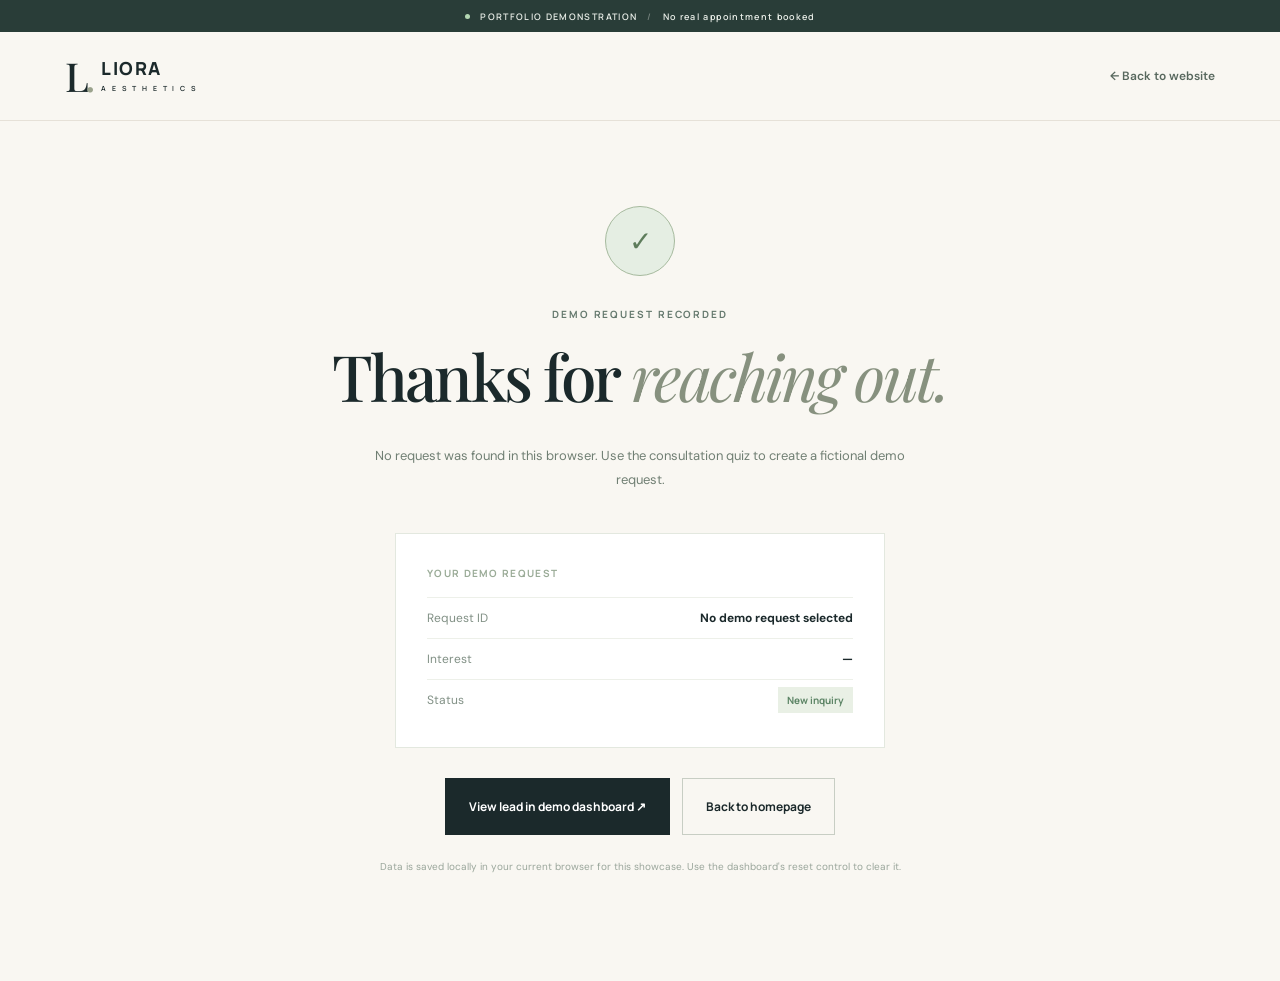
<file: projects/glowflow/thank-you.html>
<!doctype html><html lang="en"><head><meta charset="utf-8"><meta name="viewport" content="width=device-width,initial-scale=1"><meta name="theme-color" content="#f7f4ee"><title>Request Recorded | Liora Aesthetics (Demo)</title><link rel="preconnect" href="https://fonts.googleapis.com"><link rel="preconnect" href="https://fonts.gstatic.com" crossorigin><link href="https://fonts.googleapis.com/css2?family=DM+Sans:wght@400;500;600;700&family=Manrope:wght@400;500;600;700;800&family=Playfair+Display:wght@400;500;600&display=swap" rel="stylesheet"><link rel="stylesheet" href="assets/styles.css"></head><body class="thankyou-page"><div class="demo-bar"><span class="dot"></span> PORTFOLIO DEMONSTRATION <span class="demo-bar-sep">/</span> No real appointment booked</div><header class="site-header"><div class="shell nav-inner"><a href="index.html" class="brand"><span class="brand-mark">L<span class="mark-dot">.</span></span><span>LIORA <small>A E S T H E T I C S</small></span></a><a href="index.html" class="back-home">← Back to website</a></div></header><main class="thanks-main shell"><div class="thanks-icon">✓</div><span class="section-kicker">DEMO REQUEST RECORDED</span><h1>Thanks for <em>reaching out.</em></h1><p id="thanks-description">Your fictional consultation request was saved in this browser. No real clinic has been contacted.</p><div class="thanks-summary"><span>YOUR DEMO REQUEST</span><dl><div><dt>Request ID</dt><dd id="summary-id">—</dd></div><div><dt>Interest</dt><dd id="summary-interest">—</dd></div><div><dt>Status</dt><dd><span class="pill">New inquiry</span></dd></div></dl></div><div class="thanks-actions"><a href="dashboard.html" class="btn btn-dark btn-large">View lead in demo dashboard ↗</a><a href="index.html" class="btn btn-outline btn-large">Back to homepage</a></div><p class="fine-print">Data is saved locally in your current browser for this showcase. Use the dashboard's reset control to clear it.</p></main><script src="assets/site.js" defer></script><script src="assets/thanks.js" defer></script></body></html>
</file>
<file: styles.css>
:root{color-scheme:dark;--bg:#090d12;--ink:#eef3f0;--muted:#9baab1;--sub:#6f818b;--line:#263139;--surface:#101820;--card:#131d26;--bright:#baffd8;--mint:#a7efc6;--blue:#97bcfc;--gold:#dfc69c;--max:1170px}*{box-sizing:border-box}html{scroll-behavior:smooth}body{margin:0;background:var(--bg);color:var(--ink);font:16px/1.65 Inter,'Segoe UI',Arial,sans-serif;-webkit-font-smoothing:antialiased}body:before{content:"";position:absolute;inset:0 0 auto;height:780px;z-index:-1;pointer-events:none;background:radial-gradient(ellipse 36% 50% at 83% 28%,rgba(76,142,130,.12),transparent 75%),radial-gradient(ellipse 40% 70% at 10% 0,rgba(65,98,150,.11),transparent 80%)}a{color:inherit;text-decoration:none}button{font:inherit}a:focus-visible,button:focus-visible{outline:2px solid var(--bright);outline-offset:4px}img{max-width:100%;display:block}.container{width:min(var(--max),calc(100% - 64px));margin:0 auto}header{height:82px;border-bottom:1px solid rgba(255,255,255,.06);position:sticky;top:0;background:rgba(9,13,18,.88);backdrop-filter:blur(20px);z-index:30}.nav{height:100%;display:flex;align-items:center;gap:26px;justify-content:space-between}.logo{font-size:16px;font-weight:780;letter-spacing:-.6px;display:flex;align-items:center;gap:12px}.monogram{display:grid;place-items:center;border:1px solid #48635a;border-radius:12px;width:39px;height:39px;background:#13241f;color:var(--mint);font-weight:780;font-size:13px;letter-spacing:-.5px}.logo span:last-child span{color:var(--mint)}.links{display:flex;align-items:center;gap:33px;font-size:13px;color:#acb9bd}.links a:hover{color:white}.link-cta{border:1px solid #4a6258!important;color:#dffcea!important;padding:10px 17px;border-radius:7px}.menu-toggle{display:none;background:none;border:1px solid var(--line);color:white;border-radius:8px;padding:8px 12px}.hero{padding:114px 0 92px;display:grid;grid-template-columns:1.1fr .9fr;align-items:center;gap:85px}.eyebrow{display:flex;gap:10px;align-items:center;color:var(--mint);font-size:11px;font-weight:750;letter-spacing:2.2px;text-transform:uppercase}.dot{width:7px;height:7px;border-radius:50%;background:var(--mint);box-shadow:0 0 0 5px rgba(155,238,195,.08)}h1,h2,h3,p{margin:0}h1{font-size:clamp(46px,5.6vw,78px);line-height:1.08;letter-spacing:-4px;font-weight:730;margin:26px 0}.highlight{color:var(--mint)}.hero-text{max-width:580px;font-size:17px;line-height:1.85;color:#b0bec3}.hero-actions{display:flex;gap:12px;flex-wrap:wrap;margin-top:31px}.btn{display:inline-flex;gap:10px;align-items:center;justify-content:center;font-size:13px;font-weight:730;padding:13px 19px;border-radius:8px;border:1px solid #52645b;transition:transform .18s,background .18s;cursor:pointer}.btn:hover{transform:translateY(-2px)}.btn-primary{color:#092018;background:var(--mint);border-color:var(--mint)}.btn-ghost{color:#f3f7f3;background:rgba(255,255,255,.02);border-color:#3d4b52}.hero-fine{margin-top:25px;font-size:12px;color:#8799a2}.hero-visual{position:relative;min-height:408px;border:1px solid #304048;border-radius:18px;background:linear-gradient(145deg,#17242b,#0d1219 64%);padding:22px;box-shadow:0 33px 75px rgba(0,0,0,.33);overflow:hidden}.hero-visual:after{content:"";position:absolute;right:-125px;bottom:-155px;width:340px;height:340px;border-radius:50%;border:1px solid rgba(172,240,200,.18);box-shadow:0 0 0 50px rgba(172,240,200,.025),0 0 0 100px rgba(172,240,200,.018)}.window-top{display:flex;gap:6px;align-items:center;border-bottom:1px solid #2e3e46;padding-bottom:16px;color:#8798a2;font-size:10px;letter-spacing:1.5px}.window-top i{width:8px;height:8px;background:#596b77;border-radius:50%}.window-top .filename{margin-left:auto}.terminal{position:relative;z-index:1;padding-top:20px;font-family:'Cascadia Code',Consolas,monospace;font-size:12px;line-height:1.9}.terminal p{margin-bottom:7px;color:#a8b6bb}.terminal b{font-weight:550;color:#c5f5d6}.terminal em{color:#80a3cb;font-style:normal}.terminal strong{color:#dfe9ec;font-weight:650}.terminal .chip{display:inline-flex;background:#192a28;border:1px solid #37574d;color:#b4f6d0;padding:7px 11px;border-radius:6px;font:11px Inter,'Segoe UI',sans-serif;margin:7px 0 13px}.terminal-grid{display:grid;grid-template-columns:1fr 1fr;gap:11px;margin-top:12px}.terminal-grid>div{background:#0b1419;border:1px solid #283b44;border-radius:9px;padding:13px}.terminal-grid span{display:block;color:#899da5;font:10px 'Segoe UI';margin-bottom:4px}.terminal-grid strong{font:700 14px 'Segoe UI';color:#d3f1df}.terminal-status{margin-top:20px;border-top:1px solid #2b3d43;padding-top:15px;color:#aec4bd;font-size:11px}.small-cap{font:700 11px/1.4 Inter,'Segoe UI',sans-serif;letter-spacing:2.3px;text-transform:uppercase;color:var(--mint)}section{scroll-margin-top:98px}.section{padding:86px 0}.section-head{display:flex;align-items:end;justify-content:space-between;gap:24px;margin-bottom:32px}.section-head h2{font-size:clamp(30px,3vw,46px);letter-spacing:-1.9px;line-height:1.22;margin-top:14px}.section-head p{color:var(--muted);font-size:14px;max-width:385px}.band{border-block:1px solid var(--line);background:rgba(16,24,31,.45)}.proof{display:grid;grid-template-columns:repeat(3,1fr);gap:0}.proof>div{padding:34px 28px 34px 0}.proof>div+div{border-left:1px solid var(--line);padding-left:35px}.proof strong{display:block;font-size:20px;letter-spacing:-.55px;margin-bottom:6px}.proof small{display:block;color:#94a6ad;font-size:12px;line-height:1.6}.project-grid{display:grid;grid-template-columns:1fr 1fr;gap:20px}.project{border:1px solid #293740;background:linear-gradient(150deg,#141e26,#0d151c);border-radius:14px;overflow:hidden;transition:transform .2s,border-color .2s}.project:hover{transform:translateY(-4px);border-color:#537466}.project:first-child{grid-column:span 2;display:grid;grid-template-columns:1.03fr 1fr}.project-media{background:#0b1118;aspect-ratio:16/9;display:flex;align-items:center;justify-content:center;position:relative;overflow:hidden}.project:first-child .project-media{aspect-ratio:auto;min-height:358px}.project-media img{width:100%;height:100%;object-fit:cover}.project-media.rose img{object-fit:contain;padding:14px;background:#12171c}.project-media.jarvis img{object-position:center}.tag-overlay{position:absolute;bottom:17px;left:17px;color:#eaf6f1;background:rgba(10,18,23,.88);border:1px solid #344b50;border-radius:5px;padding:6px 10px;font-size:10px;letter-spacing:.5px}.project-info{padding:30px}.project:first-child .project-info{padding:36px}.project-number{color:var(--mint);font-size:11px;letter-spacing:2px;font-weight:750}.project h3{font-size:28px;line-height:1.22;letter-spacing:-1px;margin:13px 0}.project p{color:#9fb1b8;font-size:13.5px;line-height:1.8}.tags{display:flex;flex-wrap:wrap;gap:7px;margin:21px 0}.tags span{font-size:10px;color:#bdcbd0;border:1px solid #31414a;border-radius:5px;padding:5px 8px;background:#152029}.project-link{display:inline-flex;gap:10px;align-items:center;font-size:12px;font-weight:750;color:var(--mint)}.project-link:hover{text-decoration:underline}.time-image{width:100%;height:100%;background:radial-gradient(circle at 55% 10%,#36504a45,transparent 50%),#0d141b;display:flex;align-items:center;justify-content:center;padding:25px}.time-frame{width:100%;max-width:400px;border-radius:12px;border:1px solid #344853;background:#141f29;padding:13px;box-shadow:0 15px 40px #0007;transform:rotate(-2deg)}.time-frame .minitop{display:flex;gap:4px;align-items:center;padding-bottom:12px;border-bottom:1px solid #293b44}.time-frame .minitop i{width:6px;height:6px;border-radius:50%;background:#69818a}.time-frame .minitop b{font-size:10px;margin-left:auto;color:#b6d5c5}.time-kpis{display:grid;grid-template-columns:repeat(3,1fr);gap:8px;margin:12px 0}.time-kpis div{background:#0d1720;border:1px solid #2c3e48;padding:12px 9px;border-radius:6px}.time-kpis strong{font-size:16px;display:block;color:#e8f4ee}.time-kpis span{font-size:8px;color:#8fa1ad}.bars{display:flex;align-items:end;gap:8px;height:65px;padding:10px 12px;background:#101923;border-radius:7px;border:1px solid #2c3e48}.bars i{display:block;flex:1;height:var(--h);border-radius:3px 3px 0 0;background:linear-gradient(#a1eaca,#4b897e)}.method-grid{display:grid;grid-template-columns:repeat(3,1fr);gap:18px}.method-item{border:1px solid #2c3a43;background:#111a22;padding:26px;border-radius:12px}.method-item .step{color:var(--mint);font-size:12px;letter-spacing:1.6px}.method-item h3{font-size:18px;margin:13px 0}.method-item p{color:var(--muted);font-size:13px}.skill-layout{display:grid;grid-template-columns:1fr 1fr;gap:40px}.skill-layout h3{font-size:16px;margin-bottom:18px;color:#d5e6dc}.skill-group{display:flex;flex-wrap:wrap;gap:9px}.skill-group span{font-size:12px;border-radius:7px;border:1px solid #3a4b54;color:#c5d2d4;padding:9px 13px;background:#121d25}.approach{margin-top:35px;border-left:2px solid #a7efc6;padding:8px 0 8px 20px;color:#9faeb5;font-size:13px}.contact{display:flex;align-items:center;justify-content:space-between;gap:35px;padding:75px 0}.contact h2{font-size:clamp(30px,4vw,50px);line-height:1.2;letter-spacing:-2px;margin:12px 0}.contact p{color:#a4b5bd;max-width:570px;font-size:14px}.contact .contact-actions{display:flex;gap:10px;flex-wrap:wrap}.footer{border-top:1px solid var(--line);padding:26px 0 38px;color:#7a8c95;font-size:12px;display:flex;align-items:center;justify-content:space-between}.footer a:hover{color:white}.case-hero{padding:93px 0 45px;max-width:850px}.back{color:var(--mint);font-size:12px}.case-hero h1{font-size:clamp(43px,5vw,68px);margin:25px 0 20px}.case-intro{font-size:18px;line-height:1.8;color:#b0c0c6}.case-preview{border-radius:15px;overflow:hidden;border:1px solid #34434d;background:#121b23;min-height:250px}.case-preview img{width:100%;max-height:580px;object-fit:contain}.case-grid{display:grid;grid-template-columns:2fr 1fr;gap:80px;padding:69px 0 100px}.case-grid h2{font-size:22px;letter-spacing:-.6px;margin:34px 0 12px}.case-grid h2:first-child{margin-top:0}.case-grid p,.case-grid li{color:#b1c0c6;font-size:14px;line-height:1.9}.case-grid ul{padding-left:19px}.side-note{border:1px solid #32444b;background:#111c24;border-radius:11px;padding:25px;height:max-content}.side-note h3{font-size:13px;color:var(--mint);letter-spacing:1px;margin-bottom:18px}.side-note dt{font-size:11px;color:#7f939e;margin-top:19px}.side-note dd{font-size:13px;margin:4px 0 0;color:#d1dbdc}.note{font-size:12px;color:#879ca5;margin-top:10px}.tiny-label{font-size:10px;color:#8fa0a8;text-transform:uppercase;letter-spacing:1.5px;margin-bottom:15px}.divider{height:1px;background:var(--line);margin:23px 0}.disclosure{background:#15211f;border-left:3px solid var(--mint);padding:19px 23px;font-size:12px;color:#afc3b9;margin-top:28px}.a11y-hide{position:absolute;left:-9999px}@media(max-width:900px){.hero{grid-template-columns:1fr;gap:35px;padding-top:85px}.hero-visual{max-width:650px;width:100%;min-height:380px}.project:first-child{display:block}.project:first-child .project-media{min-height:290px}.case-grid{grid-template-columns:1fr;gap:22px}.contact{align-items:start;flex-direction:column}}@media(max-width:650px){.container{width:min(100% - 34px,var(--max))}header{height:68px}.menu-toggle{display:block}.links{display:none;position:absolute;left:0;right:0;top:68px;padding:25px;background:#101820;border-bottom:1px solid #394c53;flex-direction:column;align-items:stretch;gap:20px}.links.open{display:flex}.hero{padding:72px 0 70px}h1{letter-spacing:-2.8px;font-size:47px}.hero-text{font-size:15px}.hero-visual{min-height:385px;padding:17px}.terminal{font-size:10.5px}.section{padding:61px 0}.section-head{display:block}.section-head p{margin-top:16px}.proof{grid-template-columns:1fr}.proof>div,.proof>div+div{border-left:0;border-bottom:1px solid var(--line);padding:24px 0}.project-grid,.method-grid,.skill-layout{grid-template-columns:1fr}.project:first-child{grid-column:span 1}.project-info,.project:first-child .project-info{padding:22px}.contact{padding:58px 0}.footer{align-items:start;gap:12px;flex-direction:column}.case-hero{padding-top:64px}.case-intro{font-size:16px}.case-grid{padding:45px 0 70px}.project h3{font-size:24px}}@media(prefers-reduced-motion:reduce){html{scroll-behavior:auto}*,*:before,*:after{transition:none!important;animation:none!important}}


/* Featured job-specific clinic funnel card */
.glow-preview{height:100%;width:100%;background:#eee8df;padding:17px 20px;color:#294039;overflow:hidden;display:flex;flex-direction:column}.glow-preview-nav{font-size:11px;display:flex;justify-content:space-between;gap:12px}.glow-preview-nav span:first-child{font-weight:900;letter-spacing:.12em}.glow-preview-nav span:last-child{font-size:8px}.glow-preview-main{display:grid;grid-template-columns:1fr 1fr;gap:8px;flex:1;align-items:center}.glow-preview-main small{display:block;font:700 8px Arial,sans-serif;letter-spacing:.12em;color:#60746d}.glow-preview-main strong{font:500 clamp(24px,3vw,43px)/1.12 Georgia,serif;display:block;margin:13px 0}.glow-preview-main strong i{color:#859386}.glow-preview-main div>span{display:inline-flex;padding:9px 12px;background:#2b423c;color:#fff;font-size:9px}.glow-preview-art{height:79%;border-radius:50% 50% 0 0;background:linear-gradient(130deg,#e2d0bb,#c0bbab);position:relative;overflow:hidden}.glow-preview-art span{position:absolute;display:block;width:48%;height:46%;left:29%;bottom:4%;border-radius:25% 25% 40% 40%;background:linear-gradient(80deg,#9c8f7f,#e2d4c0,#afa08c);box-shadow:7px 10px 18px #847b7030}
</file>
<file: projects/glowflow/assets/styles.css>
:root{--ink:#1b292b;--ink2:#394745;--muted:#737b76;--cream:#f9f7f2;--sand:#ede7dd;--beige:#eee5d8;--olive:#6e7867;--green:#2c504b;--line:#e6e1d8;--white:#fff;--font:'DM Sans',sans-serif;--display:'Playfair Display',Georgia,serif;--ui:'Manrope',sans-serif}*{box-sizing:border-box}html{scroll-behavior:smooth}body{margin:0;background:var(--cream);color:var(--ink);font-family:var(--font);-webkit-font-smoothing:antialiased}button,input,select{font:inherit}button{cursor:pointer}a{color:inherit;text-decoration:none}a:focus-visible,button:focus-visible,input:focus-visible,select:focus-visible{outline:3px solid #a1ab9c;outline-offset:3px}.shell{max-width:1220px;padding:0 35px;margin:0 auto}.demo-bar{height:32px;background:#293d38;color:#e9eee8;display:flex;align-items:center;justify-content:center;font:600 9px var(--ui);letter-spacing:.15em;gap:10px;text-align:center;padding:0 12px}.demo-bar .dot{height:5px;width:5px;border-radius:50%;background:#b3d7b2}.demo-bar-sep{opacity:.4}.site-header{position:relative;z-index:10;background:var(--cream);border-bottom:1px solid var(--line)}.nav-inner{height:88px;display:flex;align-items:center;justify-content:space-between}.brand{display:flex;align-items:center;gap:10px;font:800 18px var(--ui);letter-spacing:.09em;line-height:1.08}.brand small{display:block;font:600 7px var(--ui);letter-spacing:.34em;margin-top:6px}.brand-mark{font-family:var(--display);font-size:40px;letter-spacing:-.1em;font-weight:500}.mark-dot{color:#9ba38d}.desktop-nav{display:flex;align-items:center;gap:34px;font-size:12px;font-weight:600;color:#515c56}.desktop-nav a:hover,.footer-links a:hover{color:#638272}.btn{display:inline-flex;align-items:center;justify-content:space-between;gap:28px;border:1px solid transparent;font:700 12px var(--ui);padding:15px 22px;min-height:48px;transition:transform .2s,background .2s,border-color .2s}.btn:hover{transform:translateY(-2px)}.btn-dark{background:var(--ink);color:white}.btn-dark:hover{background:#36534b}.btn-light{background:#f6f2e9;color:var(--ink)}.btn-light:hover{background:white}.btn-outline{border-color:#c8cec4;background:transparent}.btn-large{min-height:57px;padding:18px 23px}.nav-cta{min-width:203px}.menu-toggle{display:none;background:none;border:0;font-size:24px}.mobile-nav{padding:12px 35px 25px;display:flex;flex-direction:column;gap:18px}.mobile-nav[hidden]{display:none}.mobile-nav a{font-size:13px}.hero{overflow:hidden;background:#f8f6f0}.hero-grid{display:grid;grid-template-columns:1.02fr .98fr;min-height:618px;align-items:stretch}.hero-copy{padding:98px 35px 72px 0;display:flex;align-items:flex-start;flex-direction:column}.eyebrow,.section-kicker{font:700 10px var(--ui);letter-spacing:.19em;color:#65796e}.eyebrow{display:flex;align-items:center;gap:12px}.eyebrow-rule{height:1px;width:23px;background:#65796e}.hero h1{font:500 clamp(65px,6.7vw,107px)/1.11 var(--display);letter-spacing:-.047em;margin:23px 0 25px}.hero h1 em,h2 em,.quiz-card legend em,.quiz-aside h1 em,.thanks-main h1 em{color:#87917f;font-weight:400}.hero-lede{max-width:460px;font-size:15px;line-height:1.95;color:#626e67;margin:0}.hero-actions{display:flex;align-items:center;gap:20px;margin-top:35px;flex-wrap:wrap}.small-note{font-size:10px;color:#7d867d;white-space:nowrap}.mini-check{display:inline-flex;width:19px;height:19px;border:1px solid #b9c3b4;border-radius:50%;align-items:center;justify-content:center;color:#749182;margin-right:6px}.hero-proof{width:100%;border-top:1px solid var(--line);margin-top:auto;padding-top:33px;display:flex;gap:50px}.proof-lines strong{display:block;font-size:12px;margin-bottom:7px}.proof-lines span{font-size:11px;color:#8b938c}.hero-art{position:relative;min-height:618px;overflow:hidden;background:radial-gradient(ellipse at 80% 25%,#e8d9c9,transparent 42%),linear-gradient(140deg,#e8e5d9,#d8d7c8);display:flex;align-items:center;justify-content:center}.hero-arch{width:67%;height:90%;border-radius:260px 260px 0 0;background:#e7d7c4;position:relative;overflow:hidden;border:14px solid #e2d5c7;box-shadow:0 35px 70px #8e817a3a,inset 22px 0 35px #f9f0e44a}.arch-inner{position:absolute;inset:0;background:radial-gradient(circle at 60% 30%,#f5e6d0,#dfccb8 70%)}.arch-inner:before{content:'';position:absolute;left:-24%;bottom:-19%;width:160%;height:37%;background:#f3e9dc;transform:rotate(-9deg)}.pedestal{position:absolute;bottom:8%;left:12%;height:13%;width:76%;border-radius:100% 100% 0 0;background:#c4ad98;box-shadow:0 15px 15px #b2a18e}.vase{position:absolute;left:35%;top:50%;width:31%;height:36%;z-index:2;background:linear-gradient(90deg,#ad9a85,#e2d3c0 39%,#b8a58e);border-radius:28% 28% 46% 46%;box-shadow:16px 18px 30px #8e81784d}.vase-neck{position:absolute;top:-10%;width:60%;height:18%;background:#c3ad95;left:20%;border-radius:5px}.stem{position:absolute;bottom:91%;width:2px;background:#7c826d;transform-origin:bottom}.s1{height:86%;left:45%;transform:rotate(-15deg)}.s2{height:102%;left:54%;transform:rotate(10deg)}.s3{height:71%;left:52%;transform:rotate(38deg)}.leaf{position:absolute;background:#8f9b7e;width:20px;height:67px;border-radius:80% 0 80% 0;z-index:3;transform-origin:bottom}.l1{left:13%;top:-45%;transform:rotate(-52deg)}.l2{left:59%;top:-66%;transform:rotate(20deg)}.l3{left:68%;top:-29%;transform:rotate(65deg)}.art-orbit{position:absolute;display:block;border:1px solid #e2e0d4;border-radius:50%;height:620px;width:620px;left:50%;top:-240px;opacity:.7}.orbit-two{height:460px;width:460px;left:-35%;top:55%}.floating-tag{position:absolute;bottom:75px;left:13px;background:#fbf9f4ed;box-shadow:0 14px 48px #3f4b3a15;display:flex;gap:13px;padding:17px 20px;align-items:center}.floating-symbol{font-size:25px;color:#799585}.floating-tag strong{font:700 12px var(--ui);display:block}.floating-tag small{color:#7c8179;font-size:10px;display:block;margin-top:5px}.hero-caption{position:absolute;transform:rotate(-90deg);right:-63px;top:48%;font:700 9px var(--ui);letter-spacing:.24em;color:#56635a}.trust-strip{border-top:1px solid #e1ddd4;border-bottom:1px solid #e1ddd4;background:#f0ede6}.strip-inner{display:flex;align-items:center;justify-content:space-between;min-height:76px;gap:12px}.strip-inner span{font:700 10px var(--ui);letter-spacing:.12em;color:#7b857c}.strip-inner span:nth-child(even){font-size:16px;color:#a1a899}.section{padding:113px 0}.two-column{display:grid;grid-template-columns:1fr 1fr;gap:100px}.section h2{font:500 clamp(36px,4vw,58px)/1.2 var(--display);letter-spacing:-.034em;margin:24px 0 0}.philosophy-side{padding-top:30px}.philosophy-side p{color:#707a72;line-height:1.95;font-size:14px;max-width:440px}.text-link{display:inline-flex;gap:48px;margin-top:18px;padding-bottom:11px;border-bottom:1px solid #87948b;font:700 12px var(--ui)}.experiences{background:#f0eee8}.section-head{display:flex;align-items:end;justify-content:space-between;gap:32px;margin-bottom:39px}.section-head h2{margin-bottom:0}.section-head>p{max-width:325px;font-size:13px;line-height:1.85;color:#788179;margin:0 0 4px}.treatment-grid{display:grid;grid-template-columns:repeat(3,1fr);gap:21px}.treatment-card{background:#faf9f4}.treatment-visual{height:284px;position:relative;overflow:hidden}.visual-skin{background:linear-gradient(140deg,#ddd6cd,#eae2d5)}.visual-circle{height:228px;width:228px;background:radial-gradient(circle at 35% 20%,#f9ede1,#c8ac9b);border-radius:50%;position:absolute;left:18%;top:13%;box-shadow:inset -40px -35px 50px #ad998457}.soft-wave{position:absolute;width:130%;height:160px;border-radius:50%;bottom:-94px;left:-30px;background:#bfae9d;transform:rotate(-9deg)}.visual-confidence{background:linear-gradient(120deg,#b8bbae,#dcded3)}.panel-arch{position:absolute;width:61%;height:91%;border-radius:160px 160px 0 0;bottom:-9px;left:21%;background:linear-gradient(30deg,#9b9f8d,#e1dfd2);box-shadow:13px 20px 40px #78827570}.wave-2{background:#e4dfd3;height:125px;bottom:-60px}.visual-wellness{background:linear-gradient(160deg,#e6dfcd,#dac9b2)}.wellness-sun{position:absolute;width:174px;height:174px;background:#f4e5c8;border-radius:50%;top:29px;right:45px}.wellness-hill{position:absolute;width:140%;height:160px;background:#aab4a3;left:-15%;bottom:-80px;border-radius:50%;box-shadow:0 -17px 0 #c9c4ab}.visual-num{position:absolute;left:22px;top:19px;color:#65766e;font:700 10px var(--ui);z-index:2}.treatment-info{padding:28px 26px 31px}.treatment-info>span{font:700 9px var(--ui);letter-spacing:.17em;color:#7c8b7a}.treatment-info h3{font:500 28px var(--display);letter-spacing:-.025em;margin:15px 0 13px}.treatment-info p{color:#737d75;font-size:12px;line-height:1.85;margin:0}.steps{background:#fbfaf7}.steps-grid{display:grid;grid-template-columns:repeat(3,1fr);gap:26px;margin-top:46px}.step{padding:25px 40px 35px 0;border-top:1px solid #d8dfd5}.step-num{font:700 11px var(--ui);color:#8c9a8b}.step-icon{width:55px;height:55px;background:#e8ede6;margin:25px 0 22px;display:flex;align-items:center;justify-content:center;border-radius:50%;font-size:23px;color:#657a6e}.step h3{font:500 25px var(--display);margin:0 0 15px}.step p{color:#79857c;font-size:12px;line-height:1.85;max-width:310px}.closing{background:#2b413b;color:#f5f2e9;padding:80px 0}.closing-inner{display:flex;align-items:center;justify-content:space-between;gap:35px}.closing .section-kicker{color:#bfd0bd}.closing h2{font:500 clamp(38px,4.3vw,58px)/1.15 var(--display);margin:15px 0}.closing h2 em{color:#c6d1bf}.closing p{font-size:13px;color:#b9cbbd}.site-footer{background:#f4f0e9}.footer-inner{padding-top:52px;padding-bottom:40px;display:grid;grid-template-columns:1fr 1.5fr 1fr;gap:60px}.footer-inner p{font-size:11px;line-height:1.9;color:#747e73;margin:0}.footer-links{display:flex;flex-direction:column;gap:12px;font-size:11px;color:#5f6f63}.footer-bottom{border-top:1px solid #dedbd2;padding-top:18px;padding-bottom:22px;display:flex;justify-content:space-between;color:#7c847b;font-size:10px;gap:20px}.back-home{font-size:12px;color:#58685e;font-weight:600}.form-page,.thankyou-page{min-height:100vh}.quiz-main{display:grid;grid-template-columns:.8fr 1fr;gap:75px;padding-top:80px;padding-bottom:95px}.quiz-aside h1{font:500 clamp(51px,5vw,76px)/1.18 var(--display);letter-spacing:-.04em;margin:20px 0}.quiz-aside>p{font-size:14px;line-height:1.9;color:#737d73;max-width:370px}.aside-art{height:255px;margin-top:43px;background:linear-gradient(125deg,#e6ddcf,#c9c7b8);position:relative;overflow:hidden}.aside-orb{position:absolute;width:185px;height:185px;border-radius:50%;background:linear-gradient(30deg,#d5ad93,#f2e4d4);right:16%;top:18px}.aside-bowl{height:80px;width:170px;border-radius:0 0 100px 100px;background:#9fa997;position:absolute;bottom:29px;left:22%;box-shadow:9px 13px 30px #545e554a}.aside-art>span{font:700 9px var(--ui);letter-spacing:.24em;position:absolute;bottom:15px;right:18px;color:#5e705f}.aside-note{display:flex;gap:13px;margin-top:25px;font-size:11px;color:#889286;line-height:1.7;max-width:350px}.aside-note>span{font-size:20px;color:#8d9d8d}.quiz-card{background:white;border:1px solid #e9e6df;padding:45px 46px;box-shadow:0 22px 70px #4f625208}.quiz-progress-row{display:flex;justify-content:space-between;gap:12px;font:700 10px var(--ui);letter-spacing:.14em;color:#7b8d7f}.progress-track{height:3px;background:#e9ece6;margin-top:15px}.progress-value{width:33.333%;height:100%;background:#547969;transition:width .25s}.quiz-step{border:0;padding:0;margin:44px 0 0;min-width:0}.quiz-step[hidden]{display:none}.quiz-step legend{font:500 40px/1.28 var(--display);letter-spacing:-.03em;display:block;width:100%;padding:0}.field-help{font-size:13px;color:#828c81;line-height:1.7;margin:16px 0 26px}.option-stack{display:grid;gap:10px}.option{display:flex;align-items:center;gap:15px;padding:18px 16px;border:1px solid #e6e9e1;cursor:pointer;transition:border-color .15s,background .15s;min-height:76px}.option:hover,.option:has(input:checked){background:#f6f8f4;border-color:#8fa797}.option input{position:absolute;opacity:0;width:1px;height:1px}.option:has(input:focus-visible){outline:2px solid #708e78;outline-offset:2px}.option-indicator{border:1px solid #bac5b8;width:21px;height:21px;border-radius:50%;display:inline-flex;justify-content:center;align-items:center;flex-shrink:0}.option input:checked+.option-indicator:after{content:'';height:11px;width:11px;border-radius:50%;background:#557863}.option strong{display:block;font-size:13px}.option small{display:block;font-size:11px;color:#839082;margin-top:6px}.option-arrow{margin-left:auto;color:#91a396}.quiz-footer{display:flex;justify-content:space-between;align-items:center;margin-top:36px;gap:12px}.quiz-back{background:none;border:0;color:#6b8271;font:700 12px var(--ui);padding:14px 0}.quiz-footer .btn{margin-left:auto;min-width:150px}.error{color:#a64136;font-size:12px;min-height:14px;margin:12px 0 0}.field-grid{display:grid;grid-template-columns:1fr 1fr;gap:16px}.field-full{grid-column:1/-1}.field-group{display:flex;flex-direction:column;gap:8px;margin-bottom:17px}.field-group label{font:700 11px var(--ui)}.field-group label span{color:#986f69}.field-group input,.field-group select{width:100%;min-height:48px;border:1px solid #dce3db;background:#fdfefb;padding:0 14px;color:#26372e;border-radius:0;font-size:12px}.field-group input::placeholder{color:#abb2aa}.consent{display:flex;gap:11px;align-items:flex-start;font-size:11px;color:#647166;line-height:1.65;margin-top:10px}.consent input{width:15px;height:15px;accent-color:#537764;flex-shrink:0;margin-top:1px}.sample-row{display:flex;flex-direction:column;gap:10px;margin-top:21px}.sample-fill{align-self:flex-start;border:0;border-bottom:1px solid #6c8874;background:none;padding:0 0 5px;font:700 11px var(--ui);color:#4d7559}.sample-row span{font-size:10px;color:#98a099}.submit-status{font-size:12px;color:#7a4c40}.quiz-bottom{display:flex;justify-content:space-between;padding-bottom:34px;gap:20px;color:#838d83;font-size:10px}.quiz-bottom a{color:#4d6858}.thanks-main{min-height:74vh;display:flex;flex-direction:column;align-items:center;text-align:center;padding-top:85px;padding-bottom:95px}.thanks-icon{border:1px solid #a6ba9e;background:#e5eee3;height:70px;width:70px;border-radius:50%;display:flex;align-items:center;justify-content:center;color:#5d7c5b;font-size:28px;margin-bottom:31px}.thanks-main h1{font:500 clamp(46px,5vw,68px)/1.15 var(--display);letter-spacing:-.045em;margin:18px 0}.thanks-main>p{max-width:540px;line-height:1.9;color:#707f73;font-size:13px}.thanks-summary{width:min(100%,490px);border:1px solid #e3e8df;background:white;margin:27px auto 30px;text-align:left;padding:27px 31px}.thanks-summary>span{font:700 10px var(--ui);letter-spacing:.13em;color:#9aab97}.thanks-summary dl{margin:15px 0 0}.thanks-summary dl>div{display:flex;justify-content:space-between;padding:12px 0;border-top:1px solid #edf0e9;gap:12px}.thanks-summary dt{font-size:12px;color:#819085}.thanks-summary dd{font-size:12px;font-weight:700;margin:0;text-align:right}.pill{background:#e9f0e5;color:#5d8566;font:700 10px var(--ui);padding:6px 9px}.thanks-actions{display:flex;gap:12px;flex-wrap:wrap;justify-content:center}.thanks-main .fine-print{font-size:10px;color:#9aa69b;margin-top:22px}.dashboard-body{background:#f2f4f1;color:#1b302b;font-family:var(--ui)}.dash-sidebar{width:250px;position:fixed;top:0;bottom:0;left:0;background:#142621;color:#dce6df;padding:30px 19px;display:flex;flex-direction:column}.dash-logo{font:800 18px var(--ui);letter-spacing:.05em;display:flex;align-items:center;gap:9px;margin:2px 0 51px}.dash-logo-icon{background:#bcdbbf;color:#1e4235;border-radius:10px;padding:7px;font-size:23px}.dash-logo small{color:#99b6a4;font-size:9px;letter-spacing:.15em}.dash-nav-label{font:700 9px var(--ui);letter-spacing:.16em;color:#81998b;margin:0 14px 14px}.dash-nav{border:0;text-align:left;background:none;color:#a9bdb0;display:flex;align-items:center;gap:13px;font-size:13px;padding:14px 15px;width:100%;margin-bottom:3px;border-radius:7px;cursor:pointer}.dash-nav.active,.dash-nav:hover{background:#29463a;color:#eff9f0}.dash-nav+.dash-nav-label{margin-top:30px}.dash-side-bottom{margin-top:auto;padding:19px 5px;border-top:1px solid #385046;display:flex;gap:10px;align-items:center}.dash-side-bottom strong{display:block;font-size:11px}.dash-side-bottom small{display:block;font-size:9px;color:#91aa9b;margin-top:6px}.dash-status-dot{width:8px;height:8px;background:#e4be77;border-radius:50%;flex-shrink:0}.dash-main{margin-left:250px;padding:45px clamp(24px,4vw,66px) 30px;max-width:1700px}.dash-topbar{display:flex;justify-content:space-between;gap:20px;align-items:center;margin-bottom:25px}.dash-breadcrumb{color:#8a9c91;font-size:9px;letter-spacing:.16em;font-weight:800}.dash-topbar h1{font-size:31px;letter-spacing:-.04em;margin:9px 0 0}.dash-topbar h1 span{color:#a2b3a2;font-size:22px}.dash-site-link{border:1px solid #cbd8ce;border-radius:6px;padding:12px 15px;font-weight:700;font-size:11px;background:white}.dashboard-notice{background:#fff8e9;border:1px solid #e9ddc3;color:#705e3e;font-size:12px;line-height:1.7;padding:15px 20px;margin:10px 0 24px}.dash-metrics{display:grid;grid-template-columns:repeat(4,1fr);gap:15px}.metric{background:white;border:1px solid #e4eae5;padding:21px 24px;min-height:130px;display:flex;flex-direction:column}.metric>span{font:700 11px var(--ui);color:#7a9181}.metric strong{font-size:34px;margin:10px 0 4px;letter-spacing:-.05em}.metric small{color:#99a99e;font-size:10px}.dash-section-top{display:flex;align-items:center;justify-content:space-between;gap:18px;margin:37px 0 18px}.dash-section-top h2{font-size:20px;margin:0 0 5px;letter-spacing:-.03em}.dash-section-top p{font-size:11px;color:#8a998f;margin:0}.dash-add-btn{background:#244b3b;color:white;padding:12px 18px;border-radius:5px;font-size:11px;font-weight:700;white-space:nowrap}.table-scroll{overflow:auto;background:white;border:1px solid #e4eae5;min-height:160px}.lead-table{width:100%;border-collapse:collapse;min-width:690px}.lead-table th{background:#f9faf8;padding:18px 20px;text-align:left;font-size:9px;color:#8fa394;letter-spacing:.1em}.lead-table td{border-top:1px solid #eef1ed;padding:19px 20px;font-size:12px;color:#5c7062}.lead-table td strong{display:block;font-size:12px;color:#273b2f}.lead-table td small{display:block;font-size:10px;color:#95a69a;margin-top:6px}.lead-table select{border:1px solid #d6e2d9;padding:8px;font-size:11px;background:white;color:#3f5b48;max-width:130px}.priority{display:inline-block;font-size:10px;font-weight:800;padding:6px 9px;background:#f0f2e8;color:#738069}.priority.high{background:#f9ece7;color:#9a634a}.dash-bottom-grid{display:grid;grid-template-columns:1.1fr 1fr;gap:18px;margin-top:26px}.dash-panel{background:white;border:1px solid #e4eae5;padding:25px;min-height:305px}.panel-header{display:flex;justify-content:space-between;align-items:center;gap:10px;border-bottom:1px solid #edf1ec;padding-bottom:17px}.panel-header h3{margin:0;font-size:15px}.panel-meta{font-size:9px;color:#9dad9f;letter-spacing:.07em}.workflow-list{display:grid;gap:0}.workflow-list>div{display:flex;align-items:center;gap:12px;border-bottom:1px solid #f0f2ef;padding:13px 0}.workflow-circle{font-size:10px;color:#638974;border:1px solid #bad0bf;border-radius:50%;width:27px;height:27px;display:flex;align-items:center;justify-content:center;flex-shrink:0}.workflow-list>div>span:nth-child(2){flex:1}.workflow-list strong{display:block;font-size:11px}.workflow-list small{font-size:10px;color:#9caf9f;display:block;margin-top:5px}.flow-check{color:#3f8e65}.flow-wait{font-size:9px;color:#c09b52}.activity-list{max-height:320px;overflow:auto}.activity-list p{font-size:11px;color:#879889}.activity-item{border-bottom:1px solid #f0f2ee;padding:15px 0;font-size:11px}.activity-item strong{display:block;margin-bottom:6px}.activity-item small{color:#9ba99e}.dash-footer{margin-top:25px;text-align:center;color:#9aa9a0;font-size:9px;letter-spacing:.08em}
@media(max-width:1080px){.hero h1{font-size:77px}.hero-copy{padding-top:75px}.two-column{gap:55px}.strip-inner{flex-wrap:wrap;justify-content:center;gap:20px;padding-top:19px;padding-bottom:19px}.footer-inner{gap:30px}.quiz-main{gap:35px}.quiz-card{padding:36px}.dash-metrics{grid-template-columns:repeat(2,1fr)}}
@media(max-width:760px){.shell{padding:0 22px}.demo-bar{font-size:8px;letter-spacing:.06em}.nav-inner{height:76px}.desktop-nav,.nav-cta{display:none}.menu-toggle{display:block}.brand{font-size:15px}.brand-mark{font-size:34px}.brand small{font-size:6px}.hero-grid{grid-template-columns:1fr}.hero-copy{padding:65px 0 40px}.hero h1{font-size:clamp(59px,12vw,85px)}.hero-lede{font-size:14px}.hero-proof{margin-top:50px;gap:20px}.hero-art{min-height:370px}.hero-arch{height:95%;width:57%;border-width:10px}.hero-caption{display:none}.floating-tag{bottom:25px;left:10px}.section{padding:70px 0}.section h2{font-size:44px}.two-column{grid-template-columns:1fr;gap:10px}.philosophy-side{padding-top:0}.section-head{align-items:start;flex-direction:column;gap:15px}.treatment-grid{grid-template-columns:1fr;gap:15px}.treatment-visual{height:225px}.treatment-info{padding:22px}.steps-grid{grid-template-columns:1fr;gap:0}.step{padding:22px 0}.closing-inner{flex-direction:column;align-items:flex-start}.footer-inner{grid-template-columns:1fr;gap:26px}.footer-bottom{flex-direction:column;gap:10px}.quiz-main{grid-template-columns:1fr;padding-top:42px;padding-bottom:44px}.quiz-aside h1{font-size:57px}.aside-art{display:none}.aside-note{margin-top:15px}.quiz-card{padding:27px 23px}.quiz-step legend{font-size:33px}.quiz-step{margin-top:35px}.field-grid{grid-template-columns:1fr;gap:0}.field-full{grid-column:auto}.quiz-bottom{flex-direction:column}.dash-sidebar{position:static;width:100%;padding:14px 20px;min-height:auto;display:block}.dash-logo{margin:0 0 10px}.dash-nav-label,.dash-nav,.dash-side-bottom{display:none}.dash-main{margin-left:0;padding:28px 17px}.dash-metrics{grid-template-columns:repeat(2,1fr);gap:9px}.metric{padding:15px;min-height:110px}.metric strong{font-size:27px}.dash-bottom-grid{grid-template-columns:1fr}.dash-topbar h1{font-size:24px}.dash-add-btn{font-size:10px}.dash-section-top h2{font-size:18px}.thanks-main{padding-top:60px}.thanks-main h1{font-size:46px}}
@media(prefers-reduced-motion:reduce){html{scroll-behavior:auto}*,*:before,*:after{transition-duration:.01ms!important;animation-duration:.01ms!important}}
[hidden]{display:none!important}
</file>
